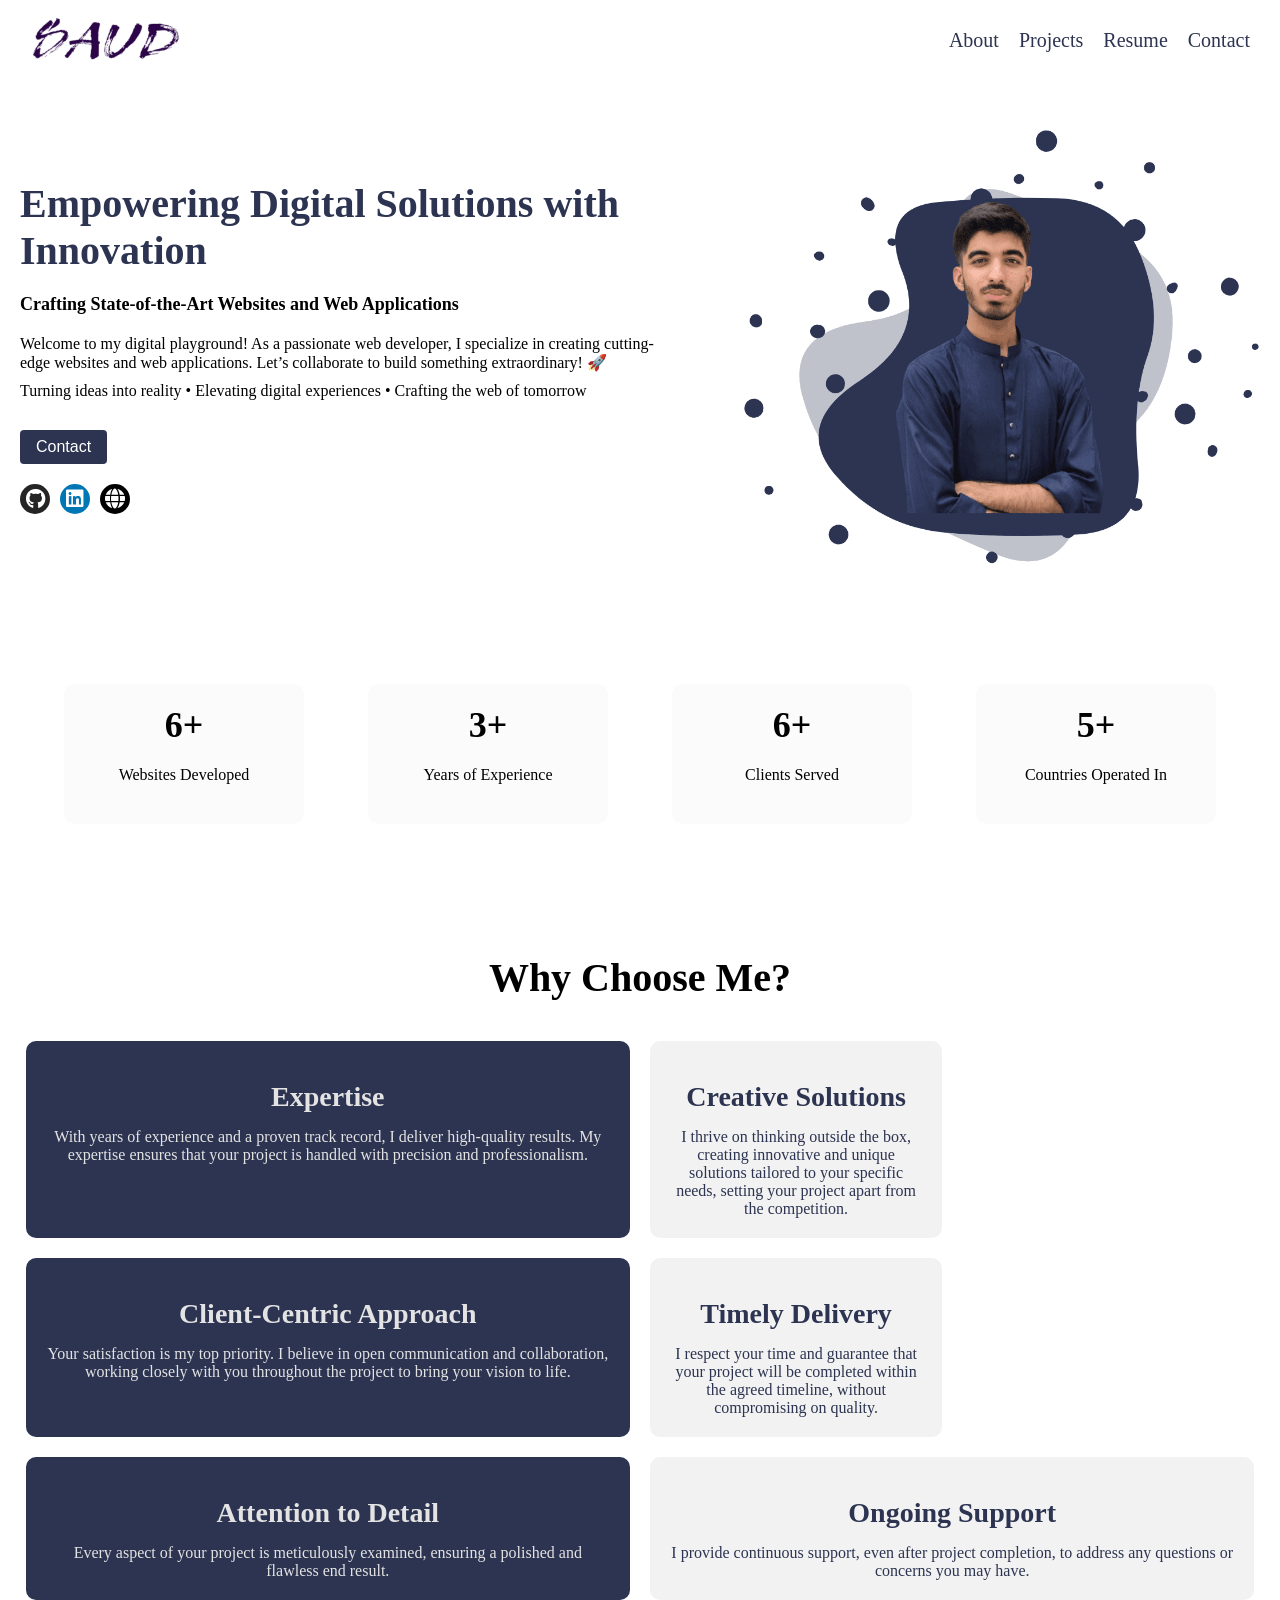
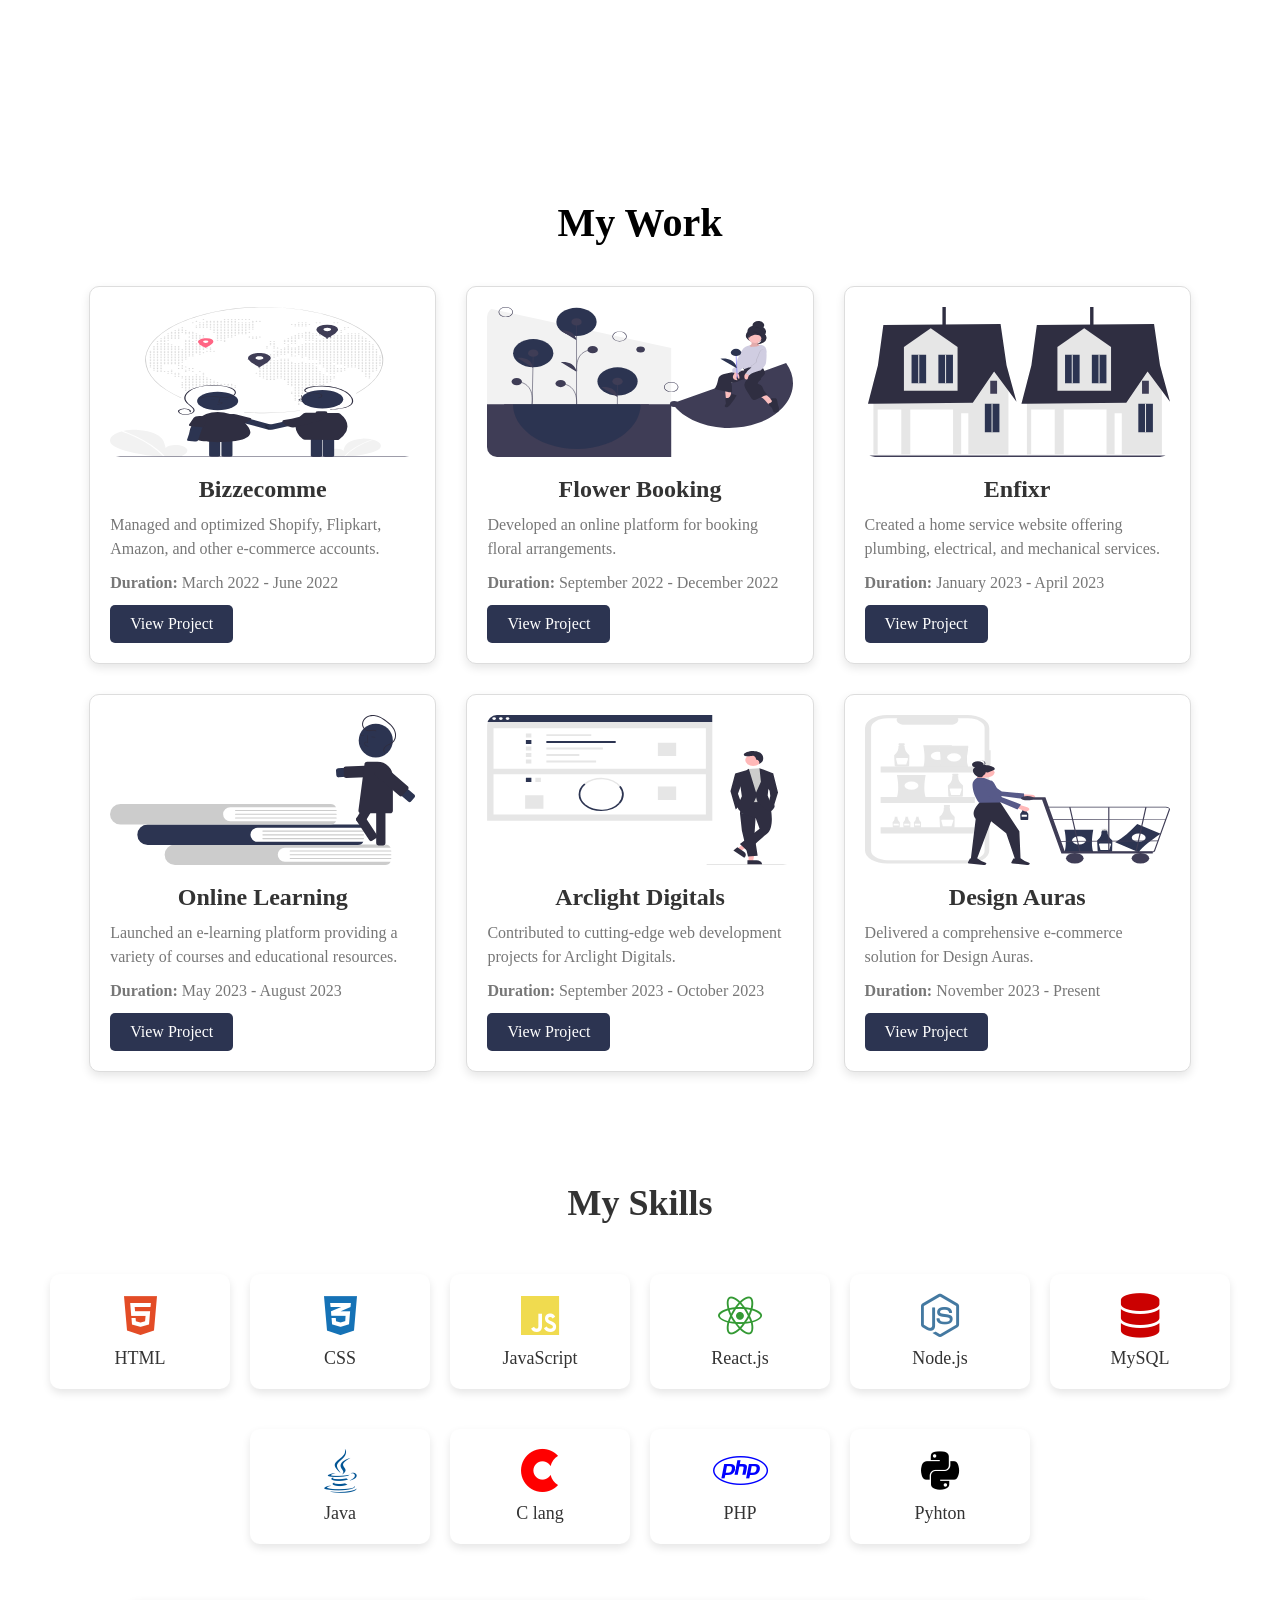
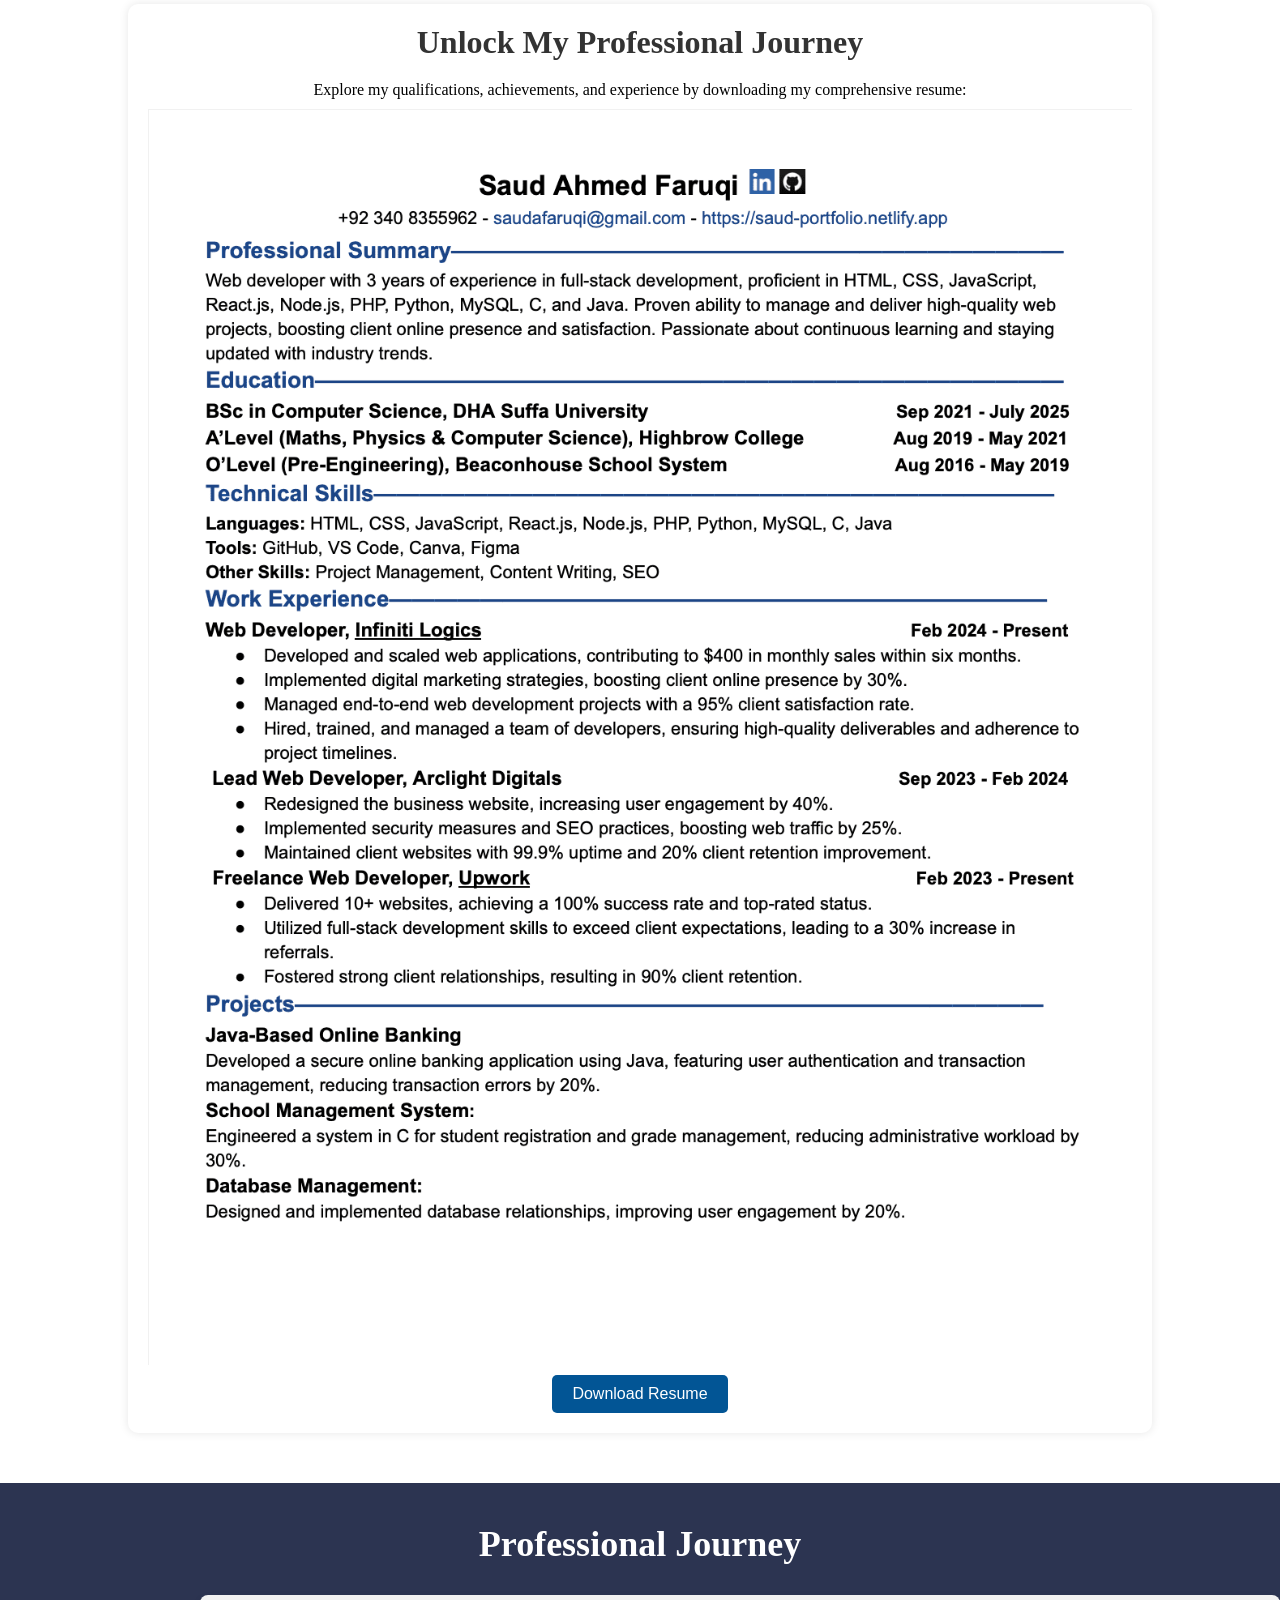
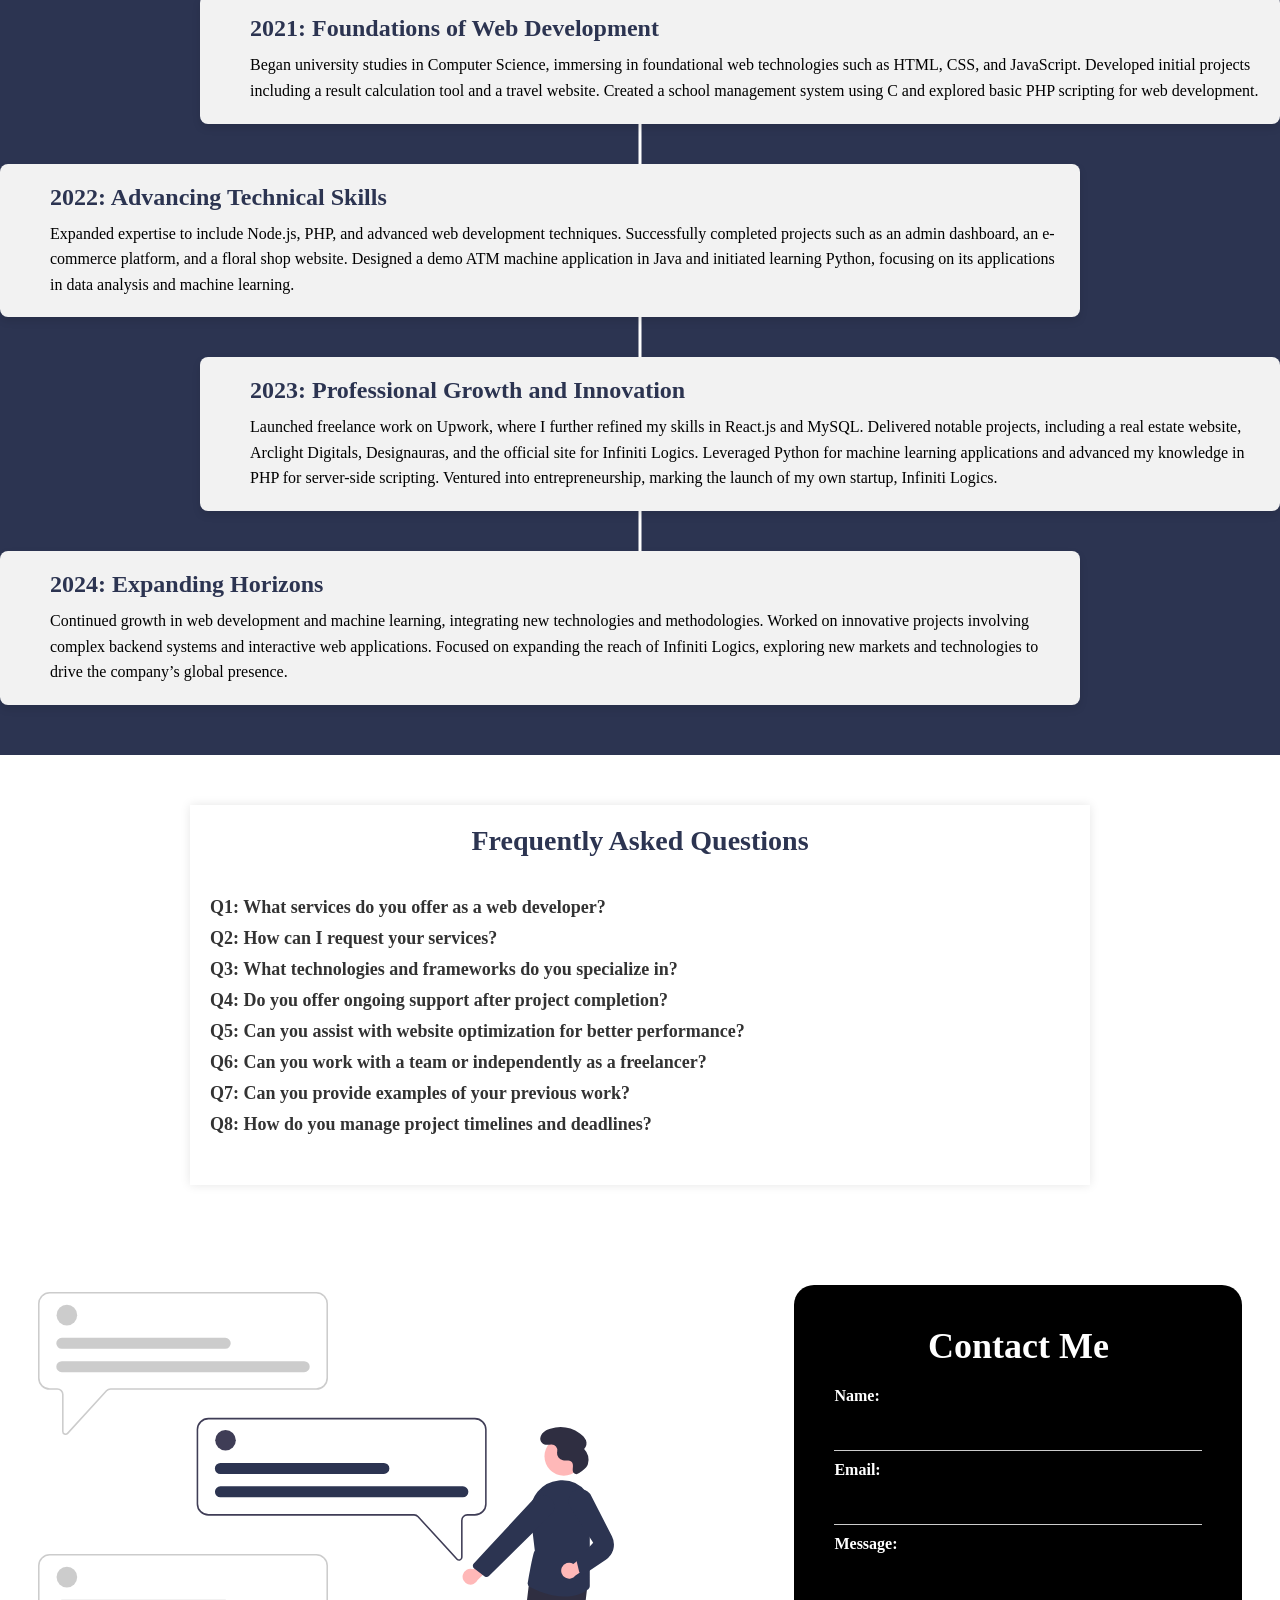
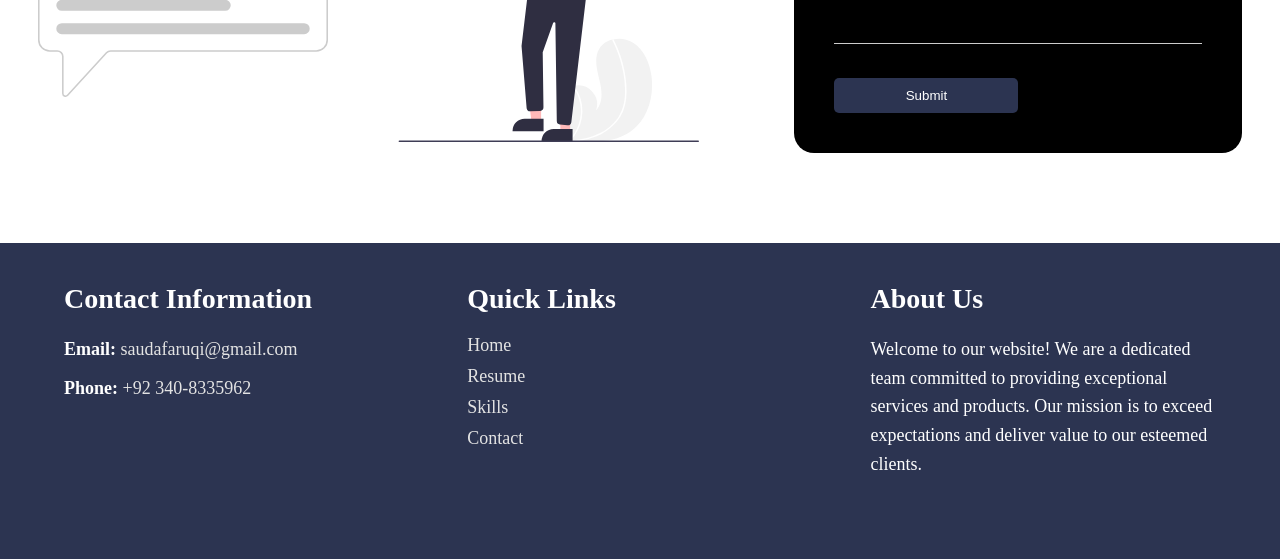
<file: index.html>
<!DOCTYPE html>
<html lang="en">
  <head>
    <meta charset="UTF-8" />
    <meta name="viewport" content="width=device-width, initial-scale=1.0" />
    <title>Home</title>
    <link rel="icon" type="image/png" href="logo.png" sizes="32x32" />

    <link rel="stylesheet" href="home.css" />

    <link
      rel="stylesheet"
      href="https://cdnjs.cloudflare.com/ajax/libs/font-awesome/6.0.0-beta3/css/all.min.css"
    />

    <meta
      name="description"
      content="WebCrafts: Where digital artistry meets precision coding. Explore a portfolio showcasing expertise in HTML, CSS, JavaScript, Node.js, MySQL, SEO, Canva, and UI/UX design. Let's collaborate to create outstanding digital experiences."
    />
  </head>
  <body>
    <header class="section0" id="section0">
      <div class="section1">
        <div class="logo">
          <a href="index.html"><img src="logo.png" alt="WebCrafts Logo" /></a>
        </div>

        <nav class="links">
          <ul>
            <li><a class="smooth-scroll" href="#section4">About</a></li>
            <li><a class="smooth-scroll" href="#section5">Projects</a></li>
            <li><a class="smooth-scroll" href="#resume">Resume</a></li>
            <li><a class="smooth-scroll" href="#section9">Contact</a></li>
          </ul>
        </nav>

        <div class="menu-icon" onclick="toggleMenu()">
          <i class="fa-sharp fa-solid fa-bars-staggered fa-flip-horizontal"></i>
        </div>
      </div>

      <div class="section2 section">
        <div class="text">
          <h1>Empowering Digital Solutions with Innovation</h1>
          <h4>Crafting State-of-the-Art Websites and Web Applications</h4>
          <p>
            Welcome to my digital playground! As a passionate web developer, I specialize in creating cutting-edge websites and web applications. Let’s collaborate to build something extraordinary! 🚀
          </p>
          <p>
            Turning ideas into reality • Elevating digital experiences • Crafting the web of tomorrow
          </p>

          <button id="contactButton">Contact</button>

          <div class="modal-container" id="modalContainer">
            <div class="modal">
              <span class="close-button" id="closeButton">&times;</span>
              <h3>Get in Touch</h3>
              <form id="contactForm" action="submit_email.php" method="POST">
                <input type="email" name="email" id="userEmailInput" placeholder="Your Email Address" required />
                <button type="submit" id="submitButton">Submit</button>
              </form>
            </div>
          </div>

          <ul class="social-links">
            <li>
              <a href="https://github.com/saudfaruqi" aria-label="GitHub Profile"
                ><i class="fab fa-github"></i
              ></a>
            </li>
            <li>
              <a href="https://www.linkedin.com/in/saudfaruqi/" aria-label="LinkedIn Profile"
                ><i class="fab fa-linkedin"></i
              ></a>
            </li>
            <li>
              <a href="https://www.infinitilogics.contact-form" aria-label="Infiniti Logics"
                ><i class="fa-solid fa-globe"></i></a>
            </li>
          </ul>
        </div>

        <div class="image">
          <img src="mypic.png" alt="Saud Faruqi" />
        </div>
      </div>
    </header>

    <section class="section3">
      <div class="stats-card">
        <h2><span id="websitesMade">15</span>+</h2>
        <p>Websites Developed</p>
      </div>
      <div class="stats-card">
        <h2><span id="yearsExperience">3</span>+</h2>
        <p>Years of Experience</p>
      </div>
      <div class="stats-card">
        <h2><span id="clientsWorkedWith">10</span>+</h2>
        <p>Clients Served</p>
      </div>
      <div class="stats-card">
        <h2><span id="countriesWorkingIn">5</span>+</h2>
        <p>Countries Operated In</p>
      </div>
    </section>

    <section class="section4" id="section4">
      <h2>Why Choose Me?</h2>
      <div class="content">
        <article class="text text-large one">
          <h2>Expertise</h2>
          <p>
            With years of experience and a proven track record, I deliver high-quality results. My expertise ensures that your project is handled with precision and professionalism.
          </p>
        </article>
        <article class="text text-small two">
          <h2>Creative Solutions</h2>
          <p>
            I thrive on thinking outside the box, creating innovative and unique solutions tailored to your specific needs, setting your project apart from the competition.
          </p>
        </article>
        <article class="text text-large three">
          <h2>Client-Centric Approach</h2>
          <p>
            Your satisfaction is my top priority. I believe in open communication and collaboration, working closely with you throughout the project to bring your vision to life.
          </p>
        </article>
        <article class="text text-small four">
          <h2>Timely Delivery</h2>
          <p>
            I respect your time and guarantee that your project will be completed within the agreed timeline, without compromising on quality.
          </p>
        </article>
        <article class="text text-large five">
          <h2>Attention to Detail</h2>
          <p>
            Every aspect of your project is meticulously examined, ensuring a polished and flawless end result.
          </p>
        </article>
        <article class="text text-medium six">
          <h2>Ongoing Support</h2>
          <p>
            I provide continuous support, even after project completion, to address any questions or concerns you may have.
          </p>
        </article>
      </div>
    </section>

    <section class="section5" id="section5">
      <h2>My Work</h2>
      <div class="projects">
        <article class="project">
          <img src="travel.svg" alt="Bizzecomme Project" />
          <h2>Bizzecomme</h2>
          <p>
            Managed and optimized Shopify, Flipkart, Amazon, and other e-commerce accounts.
          </p>
          <p><strong>Duration:</strong> March 2022 - June 2022</p>
          <a href="https://bizzecomme.netlify.app/" target="_blank">View Project</a>
        </article>

        <article class="project">
          <img src="flower.svg" alt="Flower Booking Project" />
          <h2>Flower Booking</h2>
          <p>
            Developed an online platform for booking floral arrangements.
          </p>
          <p><strong>Duration:</strong> September 2022 - December 2022</p>
          <a href="https://saud-flower.netlify.app/" target="_blank">View Project</a>
        </article>

        <article class="project">
          <img src="estate.svg" alt="Enfixr Project" />
          <h2>Enfixr</h2>
          <p>
            Created a home service website offering plumbing, electrical, and mechanical services.
          </p>
          <p><strong>Duration:</strong> January 2023 - April 2023</p>
          <a href="https://enfixr.netlify.app/" target="_blank">View Project</a>
        </article>

        <article class="project">
          <img src="learn.svg" alt="Online Learning Project" />
          <h2>Online Learning</h2>
          <p>
            Launched an e-learning platform providing a variety of courses and educational resources.
          </p>
          <p><strong>Duration:</strong> May 2023 - August 2023</p>
          <a href="https://saud-learn.netlify.app/" target="_blank">View Project</a>
        </article>

        <article class="project">
          <img src="admin.svg" alt="Arclight Digitals Project" />
          <h2>Arclight Digitals</h2>
          <p>
            Contributed to cutting-edge web development projects for Arclight Digitals.
          </p>
          <p><strong>Duration:</strong> September 2023 - October 2023</p>
          <a href="https://arclightdigitals.netlify.app/" target="_blank">View Project</a>
        </article>

        <article class="project">
          <img src="shopping.svg" alt="Design Auras Project" />
          <h2>Design Auras</h2>
          <p>
            Delivered a comprehensive e-commerce solution for Design Auras.
          </p>
          <p><strong>Duration:</strong> November 2023 - Present</p>
          <a href="https://designauras.netlify.app/" target="_blank">View Project</a>
        </article>
      </div>
    </section>

    <div class="section6 section" id="section6">
      <h2>My Skills</h2>
      <div class="skills-container">
        <div class="skill">
          <i class="fab fa-html5"></i>
          <span>HTML</span>
        </div>
        <div class="skill">
          <i class="fab fa-css3-alt"></i>
          <span>CSS</span>
        </div>
        <div class="skill">
          <i class="fab fa-js"></i>
          <span>JavaScript</span>
        </div>
        <div class="skill">
          <i class="fab fa-react"></i>
          <span>React.js</span>
        </div>
        <div class="skill">
          <i class="fab fa-node-js"></i>
          <span>Node.js</span>
        </div>
        <div class="skill">
          <i class="fas fa-database"></i>
          <span>MySQL</span>
        </div>
        <div class="skill">
          <i class="fab fa-java"></i>
          <span>Java</span>
        </div>
        <div class="skill">
          <i class="fab fa-cuttlefish"></i>
          <span>C lang</span>
        </div>
        <div class="skill">
          <i class="fa-brands fa-php"></i>
          <span>PHP</span>
        </div>
        <div class="skill">
          <i class="fa-brands fa-python"></i>
          <span>Pyhton</span>
        </div>
      </div>
    </div>

    <div class="resume-container section" id="resume">
      <h1>Unlock My Professional Journey</h1>
      <p>
        Explore my qualifications, achievements, and experience by downloading
        my comprehensive resume:
      </p>
      <div class="image">
        <img src="Resume.png" alt="Page 1 of my CV" />
      </div>
      <a href="Resume.pdf" download>
        <button class="download-button">Download Resume</button>
      </a>
    </div>

    <div class="section7 section">
      <h2>Professional Journey</h2>
      <div class="vertical-line"></div>
      <div class="timeline-item left">
        <div class="timeline-content">
          <h3>2021: Foundations of Web Development</h3>
          <p>
            Began university studies in Computer Science, immersing in foundational web technologies such as HTML, CSS, and JavaScript. Developed initial projects including a result calculation tool and a travel website. Created a school management system using C and explored basic PHP scripting for web development.
          </p>
        </div>
      </div>
      <div class="timeline-item right">
        <div class="timeline-content">
          <h3>2022: Advancing Technical Skills</h3>
          <p>
            Expanded expertise to include Node.js, PHP, and advanced web development techniques. Successfully completed projects such as an admin dashboard, an e-commerce platform, and a floral shop website. Designed a demo ATM machine application in Java and initiated learning Python, focusing on its applications in data analysis and machine learning.
          </p>
        </div>
      </div>
      <div class="timeline-item left">
        <div class="timeline-content">
          <h3>2023: Professional Growth and Innovation</h3>
          <p>
            Launched freelance work on Upwork, where I further refined my skills in React.js and MySQL. Delivered notable projects, including a real estate website, Arclight Digitals, Designauras, and the official site for Infiniti Logics. Leveraged Python for machine learning applications and advanced my knowledge in PHP for server-side scripting. Ventured into entrepreneurship, marking the launch of my own startup, Infiniti Logics.
          </p>
        </div>
      </div>
      <div class="timeline-item right">
        <div class="timeline-content">
          <h3>2024: Expanding Horizons</h3>
          <p>
            Continued growth in web development and machine learning, integrating new technologies and methodologies. Worked on innovative projects involving complex backend systems and interactive web applications. Focused on expanding the reach of Infiniti Logics, exploring new markets and technologies to drive the company’s global presence.
          </p>
        </div>
      </div>
    </div>
    <div class="section8 section" id="section8">
  <h2>Frequently Asked Questions</h2>
  <div class="faq">
    <div class="question-container">
      <div class="question">
        <strong>Q1: What services do you offer as a web developer?</strong>
      </div>
      <div class="answer">
        <p>
          As a web developer, I offer a comprehensive range of services, including website design and development, web application creation, front-end and back-end development, as well as ongoing website maintenance and support.
        </p>
      </div>
    </div>
    <div class="question-container">
      <div class="question">
        <strong>Q2: How can I request your services?</strong>
      </div>
      <div class="answer">
        <p>
          To request my services, please contact me via the contact form on my website or by emailing me directly. We will discuss your project requirements, and I will provide you with a detailed quote and project timeline.
        </p>
      </div>
    </div>
    <div class="question-container">
      <div class="question">
        <strong>Q3: What technologies and frameworks do you specialize in?</strong>
      </div>
      <div class="answer">
        <p>
          I specialize in a variety of technologies and frameworks including HTML, CSS, JavaScript, React.js, Node.js, MySQL, Java, and C. I am committed to staying current with the latest industry trends and tools to deliver optimal solutions for my clients.
        </p>
      </div>
    </div>
    <div class="question-container">
      <div class="question">
        <strong>Q4: Do you offer ongoing support after project completion?</strong>
      </div>
      <div class="answer">
        <p>
          Yes, I provide ongoing support after project completion. This includes assistance with bug fixes, updates, and any additional support needed to ensure your website operates smoothly and effectively.
        </p>
      </div>
    </div>
    <div class="question-container">
      <div class="question">
        <strong>Q5: Can you assist with website optimization for better performance?</strong>
      </div>
      <div class="answer">
        <p>
          Certainly! I can optimize your website for improved performance by reducing file sizes, implementing caching strategies, optimizing images, and applying best practices to enhance loading times and overall user experience.
        </p>
      </div>
    </div>
    <div class="question-container">
      <div class="question">
        <strong>Q6: Can you work with a team or independently as a freelancer?</strong>
      </div>
      <div class="answer">
        <p>
          I have experience working both as part of a development team and as an independent freelancer. Whether collaborating with a team or handling a project solo, my focus is on delivering high-quality results that meet your requirements.
        </p>
      </div>
    </div>
    <div class="question-container">
      <div class="question">
        <strong>Q7: Can you provide examples of your previous work?</strong>
      </div>
      <div class="answer">
        <p>
          Yes, you can view examples of my previous work in the portfolio section of my website. I am also happy to provide specific case studies and client references upon request.
        </p>
      </div>
    </div>
    <div class="question-container">
      <div class="question">
        <strong>Q8: How do you manage project timelines and deadlines?</strong>
      </div>
      <div class="answer">
        <p>
          Adhering to deadlines is a key aspect of my work process. I develop detailed project timelines with clear milestones and maintain regular communication with clients to keep them updated on progress. If any issues arise, I will discuss them promptly and work to find the best solution to keep the project on track.
        </p>
      </div>
    </div>
  </div>
</div>

    <div class="section9 section" id="section9">
      <div class="contact-info">
        <img src="chat.svg" alt="Profile Picture" />
      </div>
      <div class="contact-form">
        <h2>Contact Me</h2>
        <form id="contactForm" action="submit_contact.php" method="POST" onsubmit="return validateForm();">
          <label for="name">Name:</label>
          <input type="text" id="name" name="name" required />
    
          <label for="email">Email:</label>
          <input type="email" id="email" name="email" required />
    
          <label for="message">Message:</label>
          <textarea id="message" name="message" rows="4" required></textarea>
    
          <button type="submit" class="submit-button" name="submit">
            Submit
          </button>
        </form>
        <div id="thankYouMessage" style="display: none;">
          Thank you for contacting me. I will get back to you within 24-48 hours.
        </div>
      </div>
    </div>
    

    <footer class="footer">
      <div class="footer-container">
        <div class="footer-section">
          <h3>Contact Information</h3>
          <p>
            <strong>Email:</strong> <a href="mailto:saudafaruqi@gmail.com">saudafaruqi@gmail.com</a>
          </p>
          <p>
            <strong>Phone:</strong> <a href="tel:03408355962">+92 340-8335962</a>
          </p>
        </div>
        <div class="footer-section">
          <h3>Quick Links</h3>
          <ul class="footer-links">
            <li><a class="smooth-scroll" href="#section0">Home</a></li>
            <li><a class="smooth-scroll" href="#resume">Resume</a></li>
            <li><a class="smooth-scroll" href="#section6">Skills</a></li>
            <li><a class="smooth-scroll" href="#section9">Contact</a></li>
          </ul>
        </div>
        <div class="footer-section">
          <h3>About Us</h3>
          <p>
            Welcome to our website! We are a dedicated team committed to providing exceptional services and products. Our mission is to exceed expectations and deliver value to our esteemed clients.
          </p>
        </div>
      </div>
    </footer>
    
    <script src="home.js"></script>
  </body>
</html>
</file>
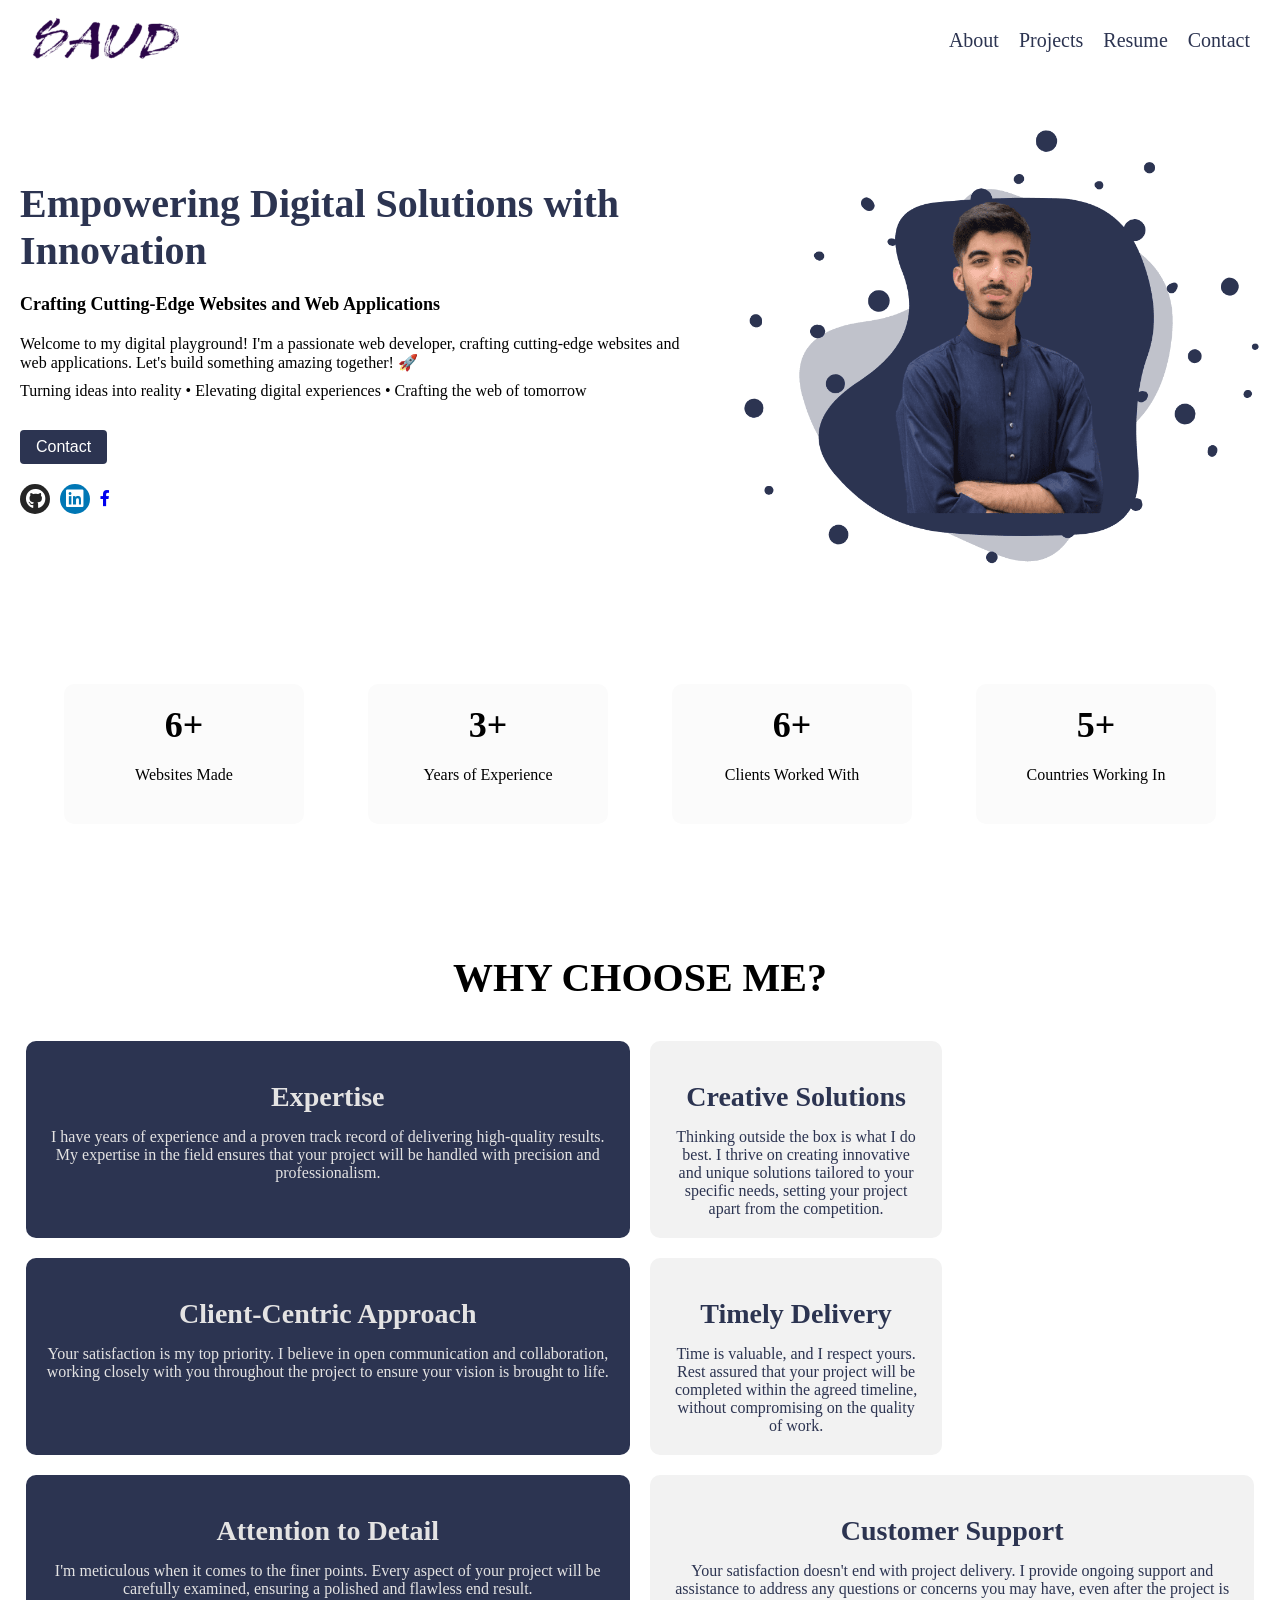
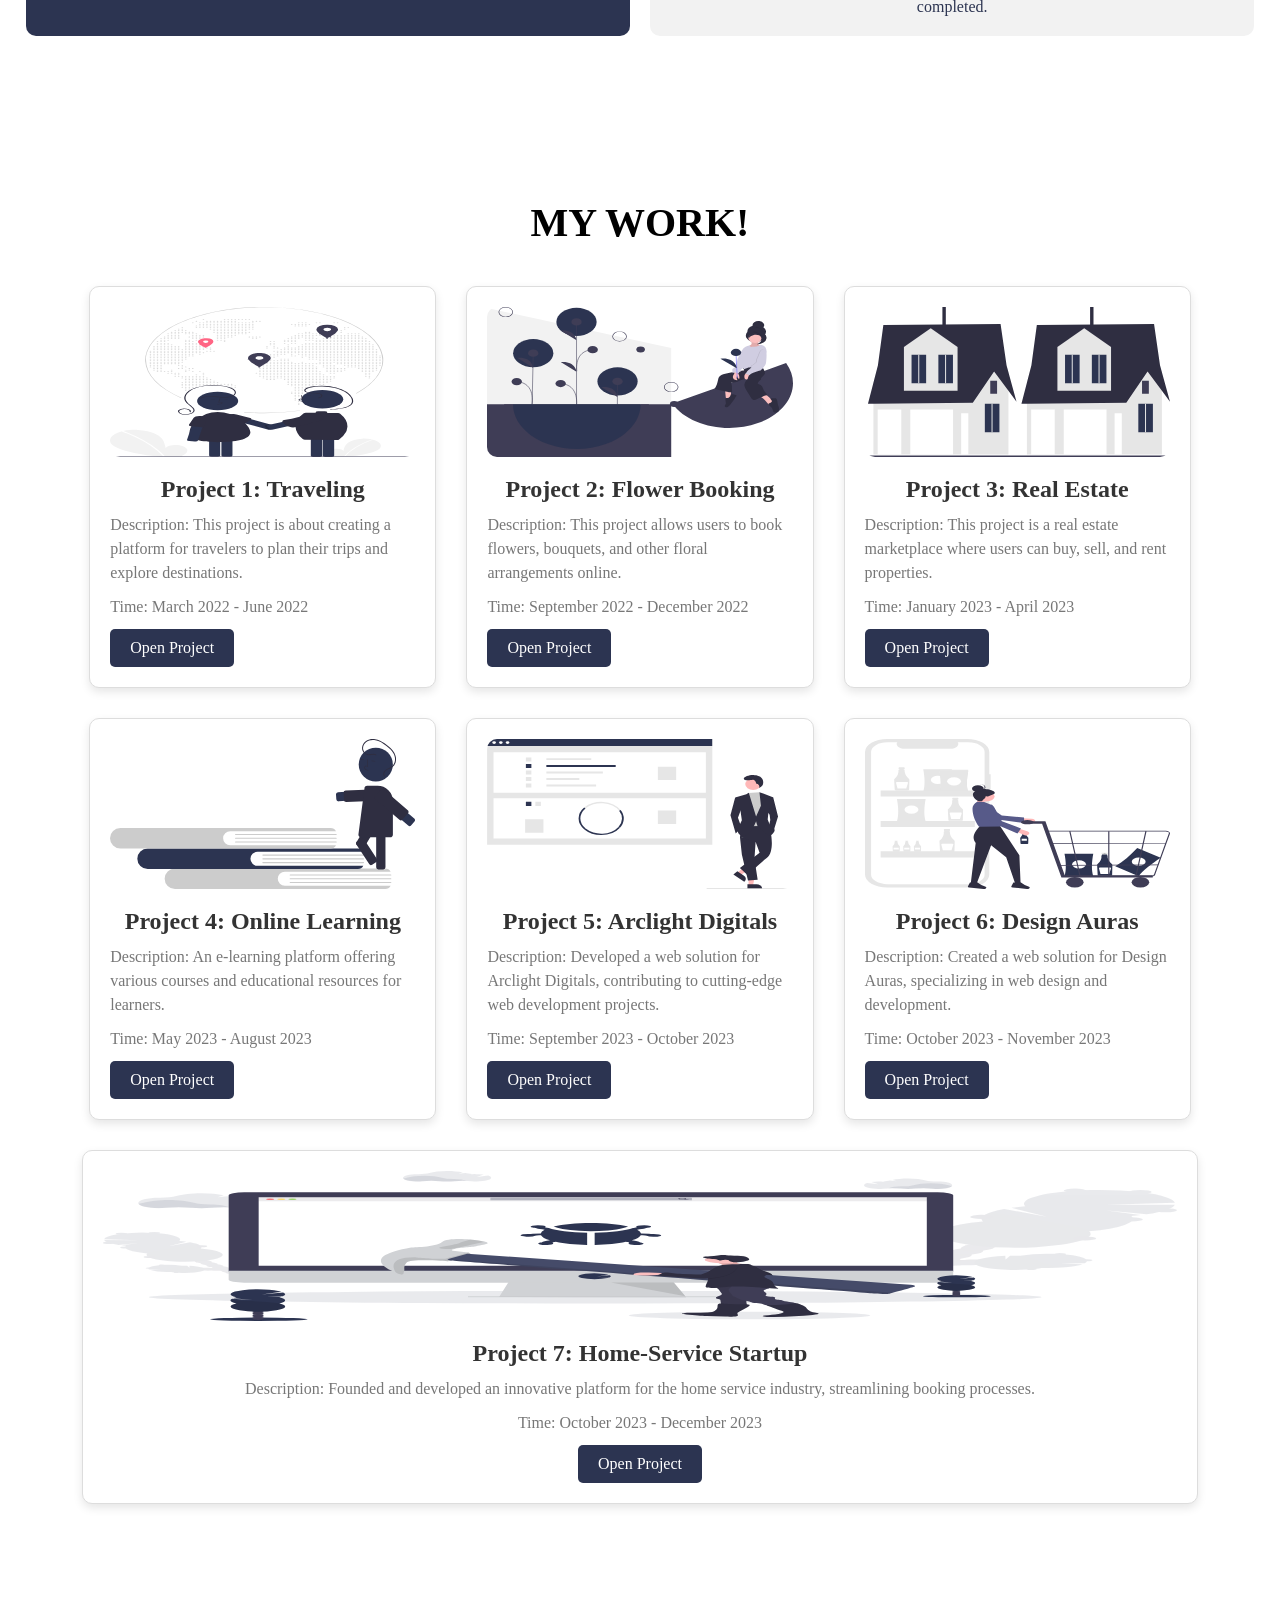
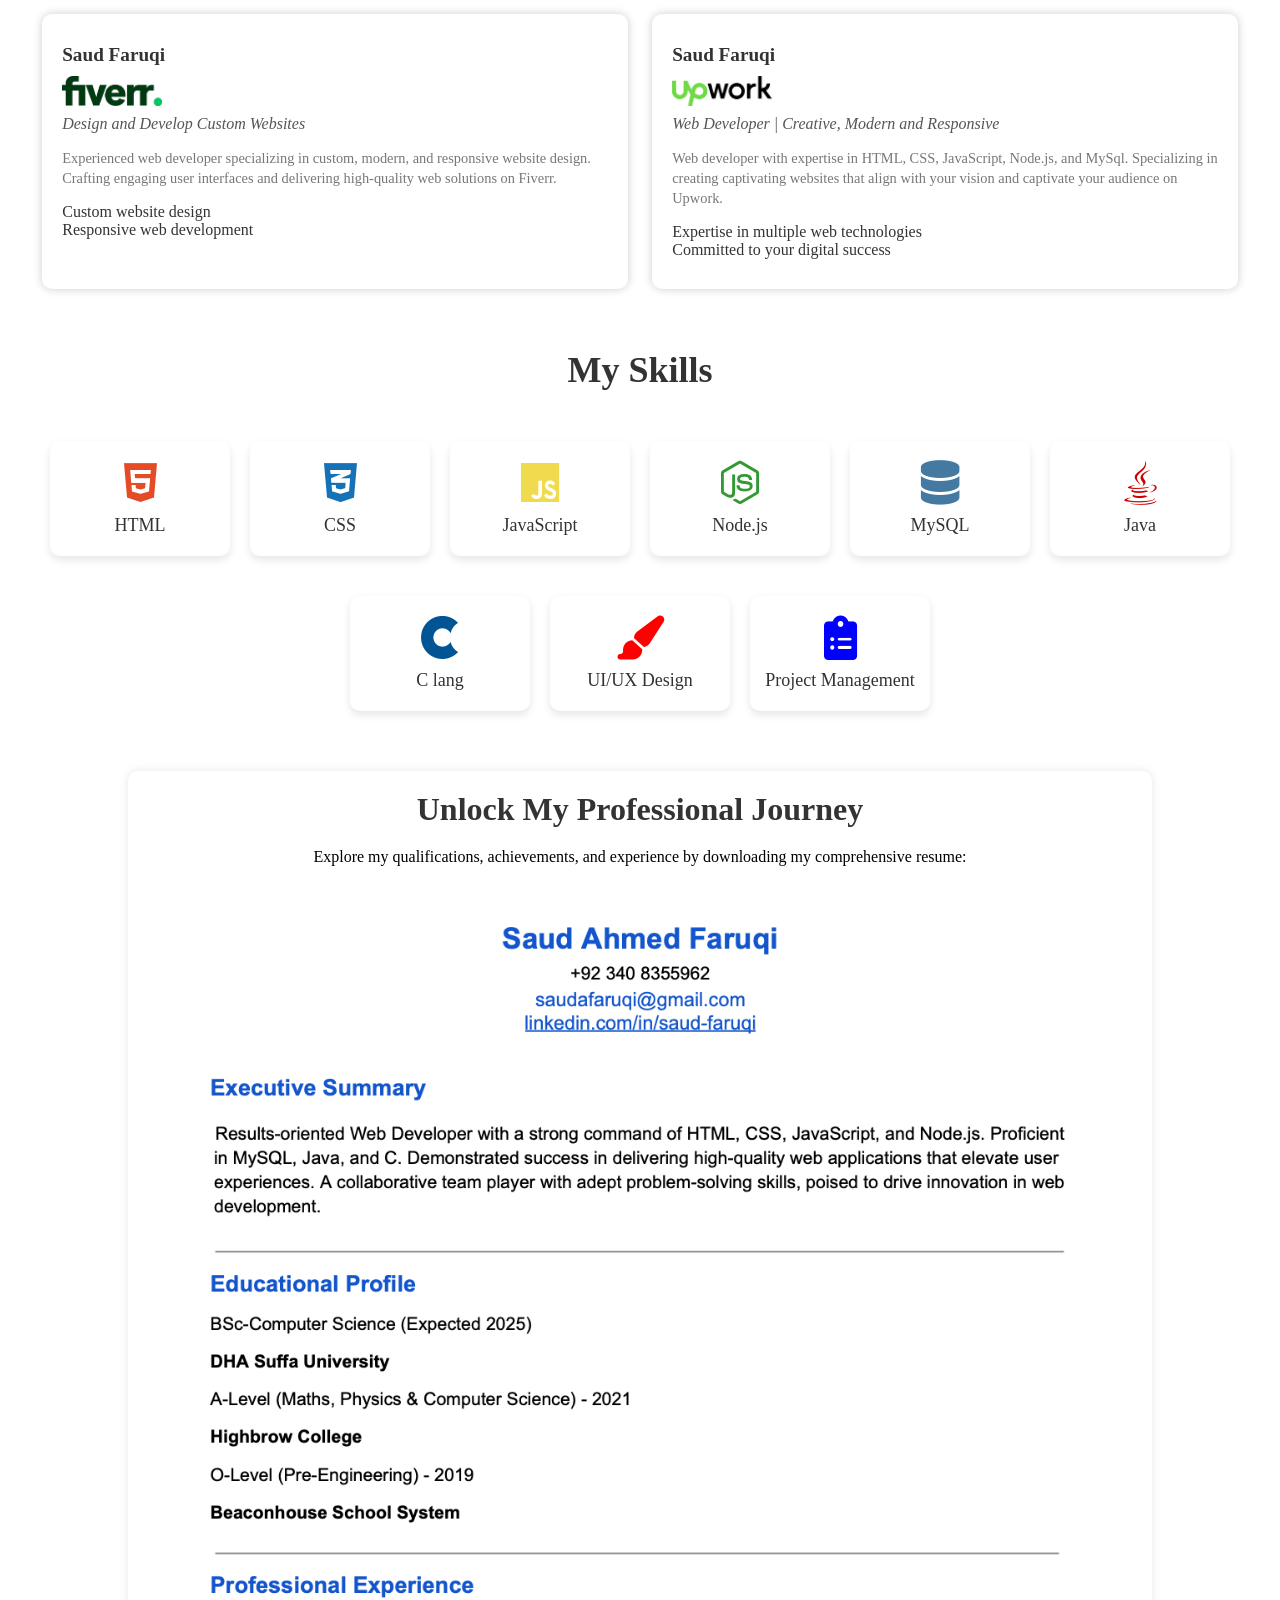
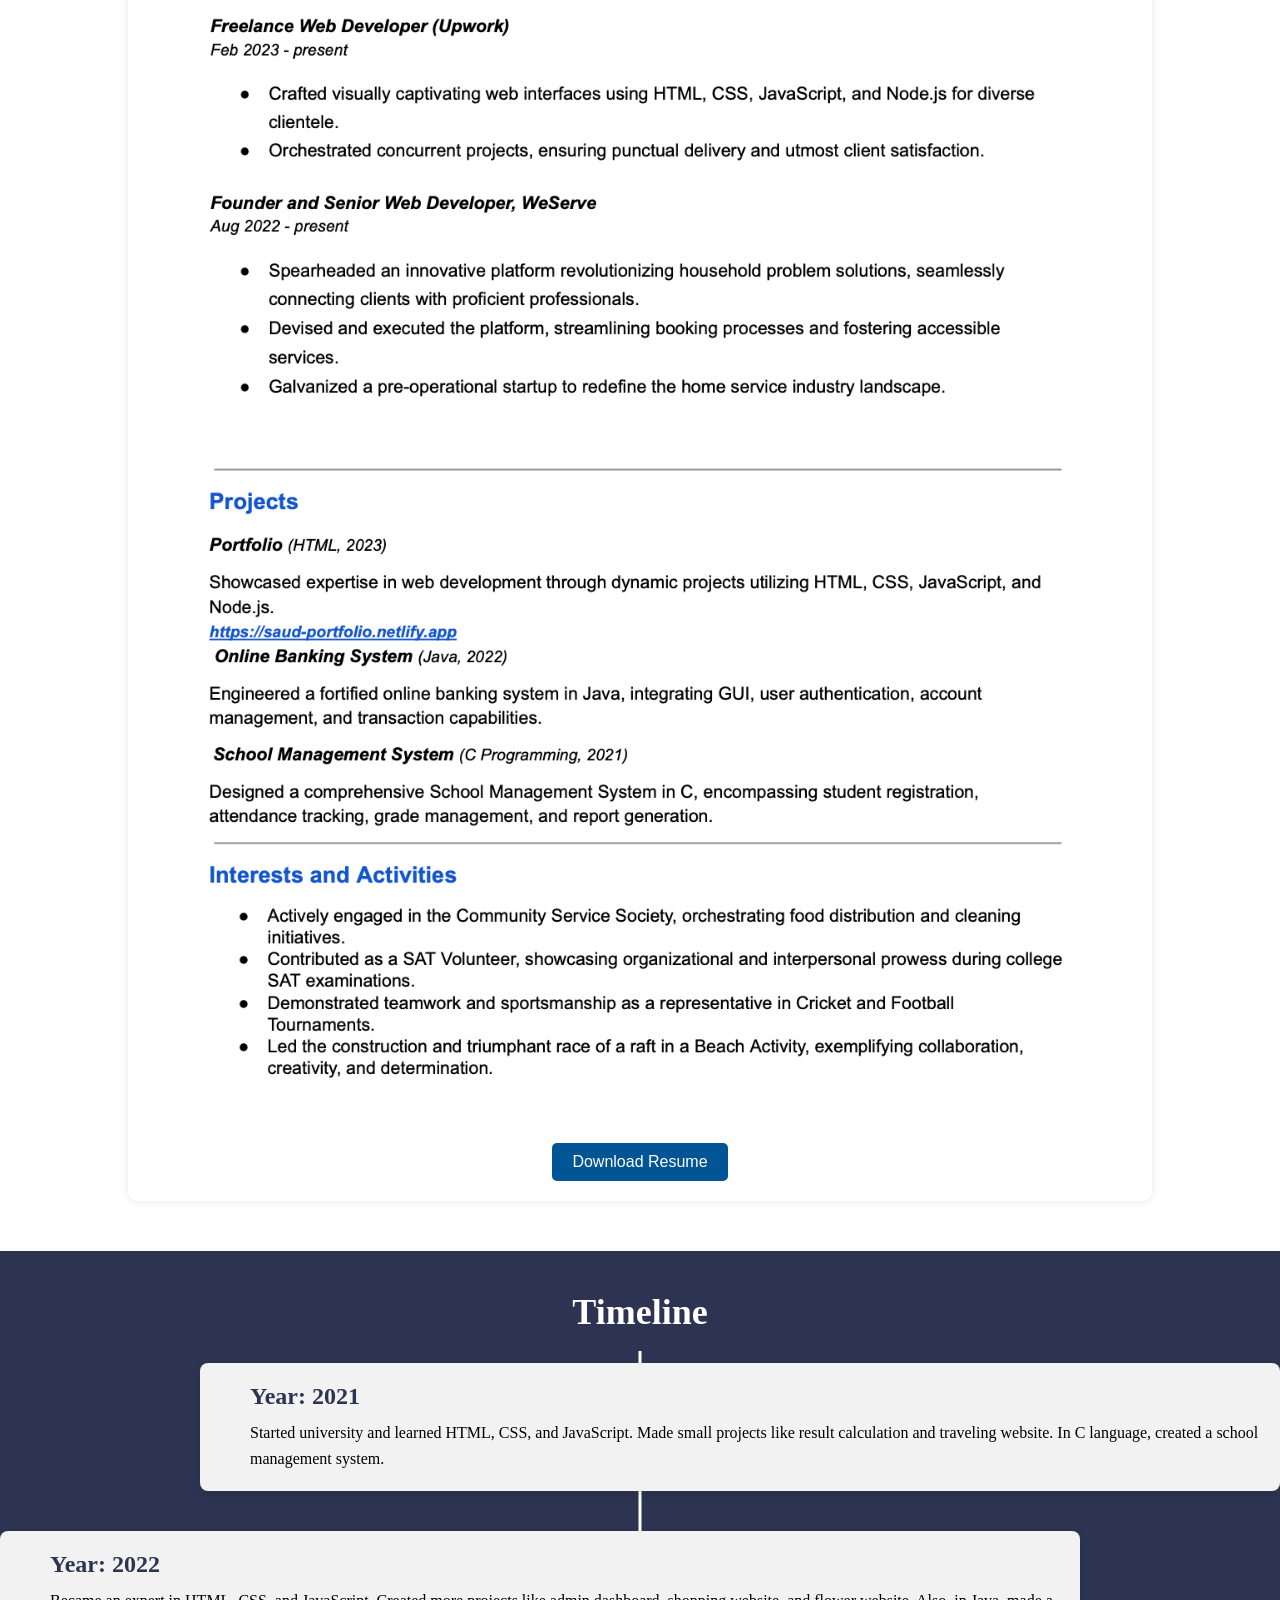
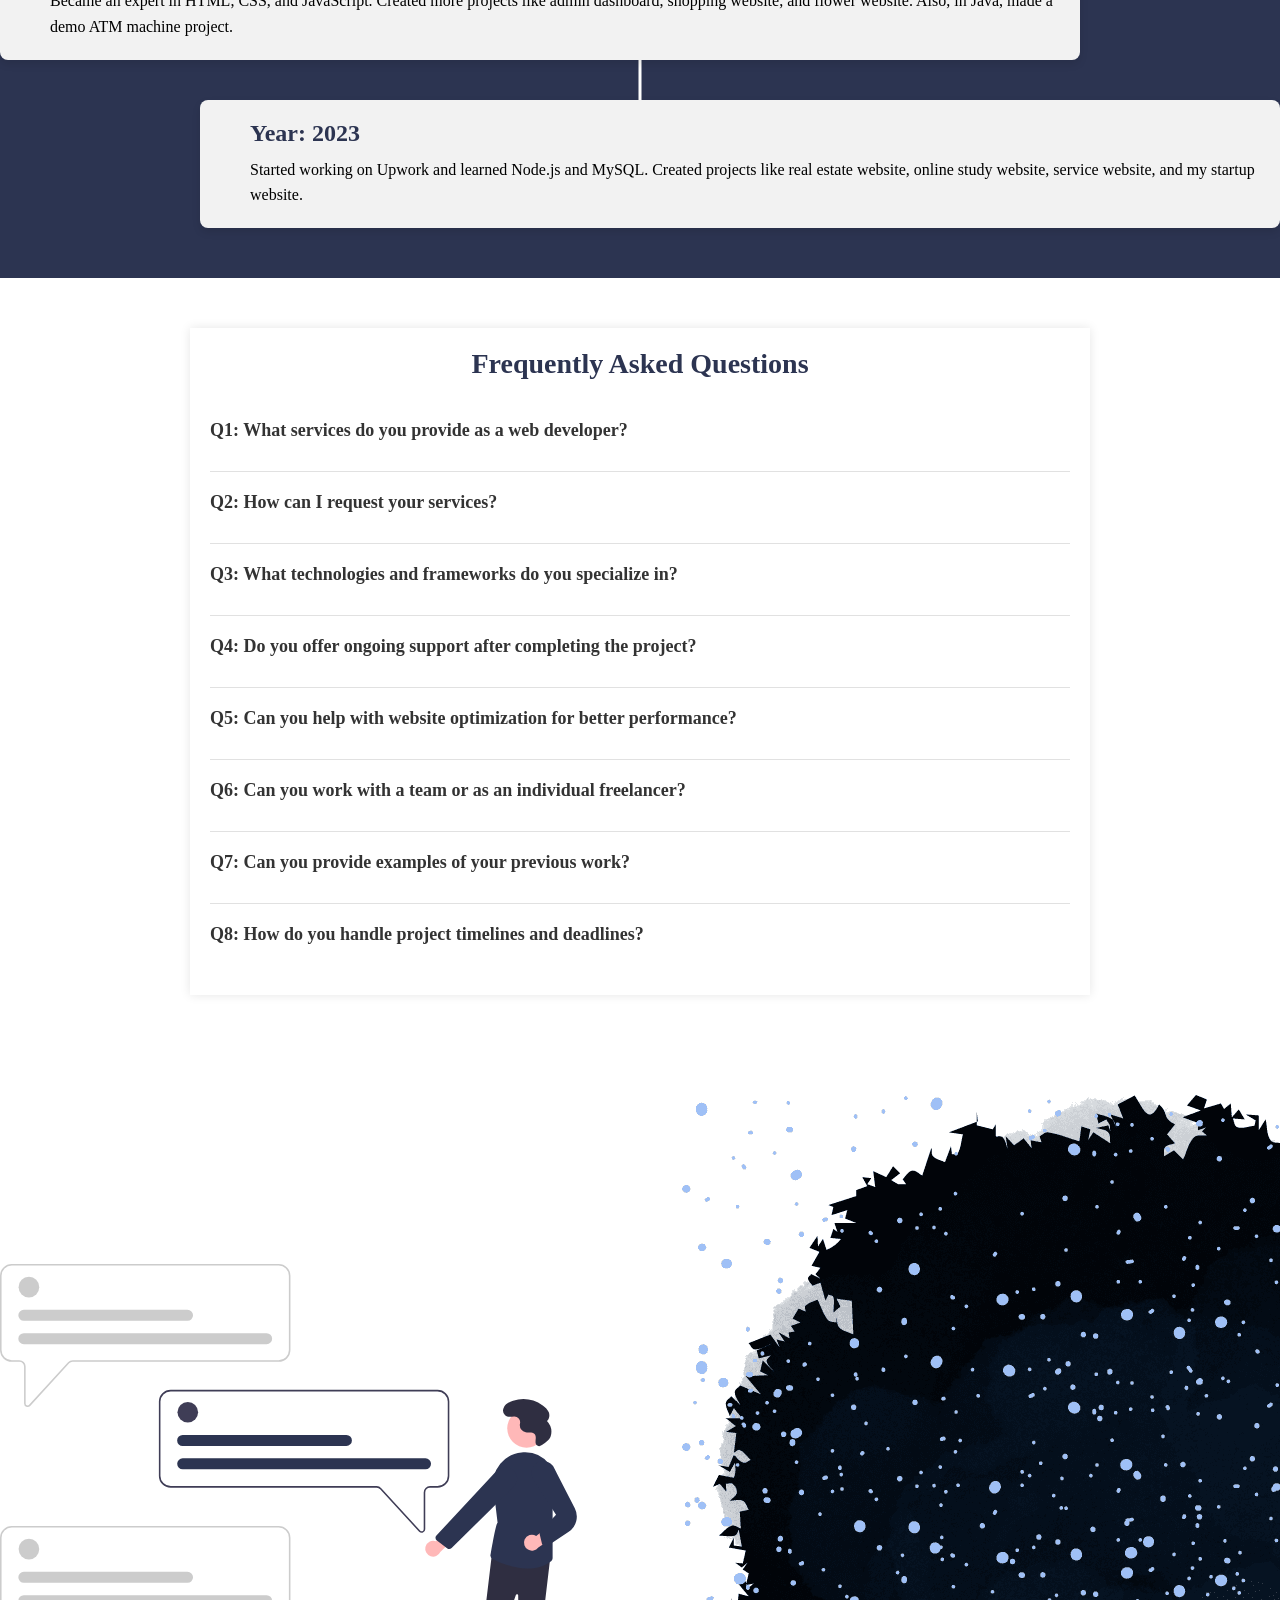
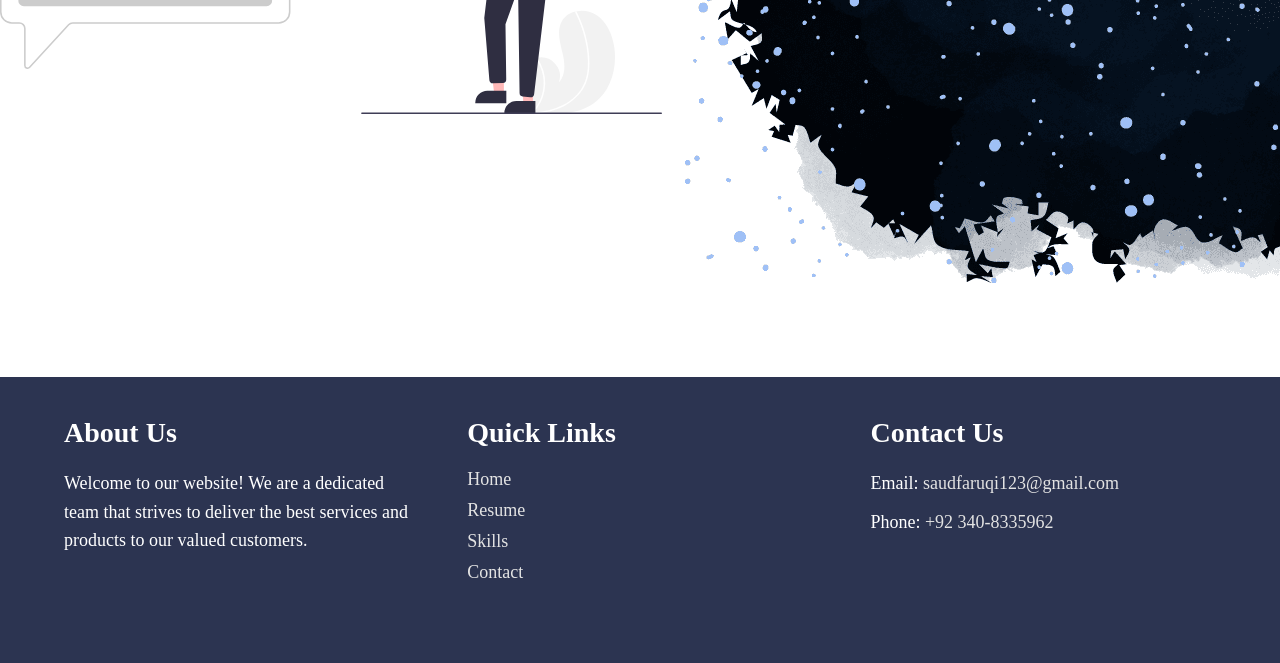
<file: home.html>
<!DOCTYPE html>
<html lang="en">
<head>
    <meta charset="UTF-8">
    <meta name="viewport" content="width=device-width, initial-scale=1.0">
    <title>Home</title>
    <link rel="icon" type="image/png" href="logo.png" sizes="32x32" />

    <link rel="stylesheet" href="home.css">

    <link rel="stylesheet" href="https://cdnjs.cloudflare.com/ajax/libs/font-awesome/6.0.0-beta3/css/all.min.css">

    <meta name="description" content="WebCrafts: Where digital art meets precision code. Explore my portfolio showcasing expertise in HTML, CSS, JavaScript, Node.js, MySQL, SEO, Canva, and UI/UX. Let's collaborate to create extraordinary web experiences.">

</head>
<body>

<div class="section0" id="section0">
    <div class="section1">
        <div class="logo">
            <a href="home.html"><img src="logo.png" alt="logo" class=""></a>
        </div>
    
        <div class="links">
            <ul>
                <li><a class="smooth-scroll" href="#section4">About</a></li>
                <li><a class="smooth-scroll" href="#section5">Projects</a></li>
                <li><a class="smooth-scroll" href="#resume">Resume</a></li>
                <li><a class="smooth-scroll" href="#section9">Contact</a></li>
            </ul>
        </div> 

        <div class="menu-icon" onclick="toggleMenu()">
            <i class="fa-sharp fa-solid fa-bars-staggered fa-flip-horizontal"></i>
        </div>
    </div>
    
    

    <div class="section2 section">
        <div class="text">
            <h1>
                Empowering Digital Solutions with Innovation
            </h1>
            <h4>
                Crafting Cutting-Edge Websites and Web Applications
            </h4>
            <p>
                Welcome to my digital playground! I'm a passionate web developer, crafting cutting-edge websites and web applications. Let's build something amazing together! 🚀
            </p>
            <p>
                Turning ideas into reality • Elevating digital experiences • Crafting the web of tomorrow
            </p>

            <button id="contactButton">Contact</button>

            <div class="modal-container" id="modalContainer">
                <div class="modal">
                    <span class="close-button" id="closeButton">&times;</span>
                    <h3>Please enter your email address:</h3>
                    <input type="text" id="userEmailInput" />
                    <button id="submitButton">Submit</button>
                </div>
            </div>

            <ul>
                <li><a href="https://github.com/saudfaruqi"><i class="fab fa-github"></i></a></li>
                <li><a href="https://www.linkedin.com/in/saudfaruqi/"><i class="fab fa-linkedin"></i></a></li>
                <li><a href="https://www.facebook.com/profile.php?id=100009199684500"><i class="fab fa-facebook-f"></i></a></li>
            </ul>

        </div>

        <div class="image">
            <img src="mypic.png" alt="image">
        </div>
    </div>
</div>


    <div class="section3 section">
          <div class="stats-card">
            <h2><span id="websitesMade">0</span>+</h2>
            <p>Websites Made</p>
          </div>
          <div class="stats-card">
            <h2><span id="yearsExperience">0</span>+</h2>
            <p>Years of Experience</p>
          </div>
          <div class="stats-card">
            <h2><span id="clientsWorkedWith">0</span>+</h2>
            <p>Clients Worked With</p>
          </div>
          <div class="stats-card">
            <h2><span id="countriesWorkingIn">0</span>+</h2>
            <p>Countries Working In</p>
          </div>
    </div>

    <div class="section4 section" id="section4">
        <h2>WHY CHOOSE ME?</h2>
        <div class="content">
        <div class="text text-large one">
          <h2>Expertise</h2>
          <p>I have years of experience and a proven track record of delivering high-quality results. My expertise in the field ensures that your project will be handled with precision and professionalism.</p>
        </div>
        <div class="text text-small two">
          <h2>Creative Solutions</h2>
          <p>Thinking outside the box is what I do best. I thrive on creating innovative and unique solutions tailored to your specific needs, setting your project apart from the competition.</p>
        </div>
        <div class="text text-medium three">
          <h2>Client-Centric Approach</h2>
          <p>Your satisfaction is my top priority. I believe in open communication and collaboration, working closely with you throughout the project to ensure your vision is brought to life.</p>
        </div>
        <div class="text text-small four">
          <h2>Timely Delivery</h2>
          <p>Time is valuable, and I respect yours. Rest assured that your project will be completed within the agreed timeline, without compromising on the quality of work.</p>
        </div>
        <div class="text text-large five">
          <h2>Attention to Detail</h2>
          <p>I'm meticulous when it comes to the finer points. Every aspect of your project will be carefully examined, ensuring a polished and flawless end result.</p>
        </div>
        <div class="text text-medium six">
          <h2>Customer Support</h2>
          <p>Your satisfaction doesn't end with project delivery. I provide ongoing support and assistance to address any questions or concerns you may have, even after the project is completed.</p>
        </div>
        </div>
    </div>
      


    <div class="section5" id="section5">
        <h2>MY WORK!</h2>
    <div class="projects">
        <section class="project section">
            <img src="travel.svg" alt="Project 1">
            <h2>Project 1: Traveling</h2>
            <p>Description: This project is about creating a platform for travelers to plan their trips and explore destinations.</p>
            <p>Time: March 2022 - June 2022</p>
            <a href="https://saud-travel.netlify.app/" target="_blank">Open Project</a>
        </section>
    
        <section class="project section">
            <img src="flower.svg" alt="Project 2">
            <h2>Project 2: Flower Booking</h2>
            <p>Description: This project allows users to book flowers, bouquets, and other floral arrangements online.</p>
            <p>Time: September 2022 - December 2022</p>
            <a href="https://saud-flower.netlify.app/" target="_blank">Open Project</a>
        </section>
    
        <section class="project section">
            <img src="estate.svg" alt="Project 3">
            <h2>Project 3: Real Estate</h2>
            <p>Description: This project is a real estate marketplace where users can buy, sell, and rent properties.</p>
            <p>Time: January 2023 - April 2023</p>
            <a href="https://saud-realestate.netlify.app/" target="_blank">Open Project</a>
        </section>
    
        <section class="project section">
            <img src="learn.svg" alt="Project 4">
            <h2>Project 4: Online Learning</h2>
            <p>Description: An e-learning platform offering various courses and educational resources for learners.</p>
            <p>Time: May 2023 - August 2023</p>
            <a href="https://saud-learn.netlify.app/" target="_blank">Open Project</a>
        </section>
    
        <section class="project section">
            <img src="admin.svg" alt="Project 5">
            <h2>Project 5: Arclight Digitals</h2>
            <p>Description: Developed a web solution for Arclight Digitals, contributing to cutting-edge web development projects.</p>
            <p>Time: September 2023 - October 2023</p>
            <a href="https://arclightdigitals.netlify.app/" target="_blank">Open Project</a>
        </section>

        <section class="project section">
            <img src="shopping.svg" alt="Project 6">
            <h2>Project 6: Design Auras</h2>
            <p>Description: Created a web solution for Design Auras, specializing in web design and development.</p>
            <p>Time: October 2023 - November 2023</p>
            <a href="https://designauras.netlify.app/" target="_blank">Open Project</a>
        </section>

        <section class="big_project section">
            <img src="hammer.svg" alt="Project 7">
            <h2>Project 7: Home-Service Startup</h2>
            <p>Description: Founded and developed an innovative platform for the home service industry, streamlining booking processes.</p>
            <p>Time: October 2023 - December 2023</p>
            <a href="https://weserve-ecommerce.netlify.app/" target="_blank">Open Project</a>
        </section>
    </div>
</div>


<div class="fivesix section">
    <div class="fiverr-seller-widget">
        <a href="https://www.fiverr.com/saudfaruqi" target="_blank" class="seller-link">
            <aside class="fiverr-seller-content">
                <header class="seller-name">Saud Faruqi</header>
                <section class="organization">
                    <span class="organization-name"><img src="fiverr-background.png" alt=""></span>
                </section>
                <footer class="job-title">Design and Develop Custom Websites</footer>
                <p class="description">
                    Experienced web developer specializing in custom, modern, and responsive website design. Crafting engaging user interfaces and delivering high-quality web solutions on Fiverr.
                </p>
                <ul class="fiverr-points">
                    <li>Custom website design</li>
                    <li>Responsive web development</li>
                </ul>
            </aside>
        </a>
    </div>

    <div class="upwork-seller-widget">
        <a href="https://www.upwork.com/freelancers/~01842dd3e8231a0047" target="_blank" class="seller-link">
            <section class="upwork-seller-content">
                <header class="seller-name">Saud Faruqi</header>
                <section class="organization">
                    <span class="organization-name"><img src="upwork-background.png" alt=""></span>
                </section>
                <footer class="job-title">Web Developer | Creative, Modern and Responsive</footer>
                <p class="description">
                    Web developer with expertise in HTML, CSS, JavaScript, Node.js, and MySql. Specializing in creating captivating websites that align with your vision and captivate your audience on Upwork.
                </p>
                <ul class="upwork-points">
                    <li>Expertise in multiple web technologies</li>
                    <li>Committed to your digital success</li>
                </ul>
            </section>
        </a>
    </div>
</div>



<div class="section6 section" id="section6">
    <h2>My Skills</h2>
    <div class="skills-container">
        <div class="skill">
            <i class="fab fa-html5"></i>
            <span>HTML</span>
        </div>
        <div class="skill">
            <i class="fab fa-css3-alt"></i>
            <span>CSS</span>
        </div>
        <div class="skill">
            <i class="fab fa-js"></i>
            <span>JavaScript</span>
        </div>
        <div class="skill">
            <i class="fab fa-node-js"></i>
            <span>Node.js</span>
        </div>
        <div class="skill">
            <i class="fas fa-database"></i>
            <span>MySQL</span>
        </div>
        <div class="skill">
            <i class="fab fa-java"></i>
            <span>Java</span>
        </div>
        <div class="skill">
            <i class="fab fa-cuttlefish"></i>
            <span>C lang</span>
        </div>
        <div class="skill">
            <i class="fas fa-paint-brush"></i>
            <span>UI/UX Design</span>
        </div>
        <div class="skill">
            <i class="fas fa-clipboard-list"></i>
            <span>Project Management</span>
        </div>
    </div>
</div>


<div class="resume-container section" id="resume">
    <h1>Unlock My Professional Journey</h1>
    <p>Explore my qualifications, achievements, and experience by downloading my comprehensive resume:</p>
    <div class="image">
        <img src="Resume1.jpg" alt="Page 1 of my CV">
        <img src="Resume2.jpg" alt="Page 2 of my CV">
    </div>
    <a href="Resume.pdf" download>
        <button class="download-button">Download Resume</button>
    </a>
</div>
    


<div class="section7 section">
    <h2>Timeline</h2>
    <div class="vertical-line"></div>
    <div class="timeline-item left">
        <div class="timeline-content">
            <h3>Year: 2021</h3>
            <p>
                Started university and learned HTML, CSS, and JavaScript. Made small projects like result calculation and traveling website. In C language, created a school management system.
            </p>
        </div>
    </div>
    <div class="timeline-item right">
        <div class="timeline-content">
            <h3>Year: 2022</h3>
            <p>
                Became an expert in HTML, CSS, and JavaScript. Created more projects like admin dashboard, shopping website, and flower website. Also, in Java, made a demo ATM machine project.
            </p>
        </div>
    </div>
    <div class="timeline-item left">
        <div class="timeline-content">
            <h3>Year: 2023</h3>
            <p>
                Started working on Upwork and learned Node.js and MySQL. Created projects like real estate website, online study website, service website, and my startup website.
            </p>
        </div>
    </div>
</div>


<div class="section8 section" id="section8">
    <h2>Frequently Asked Questions</h2>
    <div class="faq">
        <div class="question-container">
            <div class="question">Q1: What services do you provide as a web developer?</div>
            <div class="answer">A1: As a web developer, I provide services such as creating and designing websites, web application development, front-end and back-end development, website maintenance, and more.</div>
        </div>
    </div>
    <div class="faq">
        <div class="question-container">
            <div class="question">Q2: How can I request your services?</div>
            <div class="answer">A2: You can request my services by contacting me through my website's contact form or by sending an email to my provided email address. We will discuss your requirements, and I will provide you with a quote and timeline for the project.</div>
        </div>
    </div>
    <div class="faq">
        <div class="question-container">
            <div class="question">Q3: What technologies and frameworks do you specialize in?</div>
            <div class="answer">A3: I specialize in HTML, CSS, JavaScript, Node.js, MySQL, Java, and C language. I stay up-to-date with the latest trends and tools to provide the best solutions for my clients.</div>
        </div>
    </div>
    <div class="faq">
        <div class="question-container">
            <div class="question">Q4: Do you offer ongoing support after completing the project?</div>
            <div class="answer">A4: Yes, I offer ongoing support after completing the project. I am available for bug fixes, updates, and any further assistance you may need to ensure that your website runs smoothly and effectively.</div>
        </div>
    </div>
    <div class="faq">
        <div class="question-container">
            <div class="question">Q5: Can you help with website optimization for better performance?</div>
            <div class="answer">A5: Absolutely! I can help optimize your website for better performance by minimizing file sizes, leveraging caching techniques, optimizing images, and employing best practices to improve loading times and overall user experience.</div>
        </div>
    </div>
    <div class="faq">
        <div class="question-container">
            <div class="question">Q6: Can you work with a team or as an individual freelancer?</div>
            <div class="answer">A6: Yes, I have experience working both as part of a development team and as an individual freelancer. I am comfortable collaborating with other team members or taking full responsibility for a project. In either case, my goal is to deliver high-quality results that meet your needs.</div>
        </div>
    </div>
    <div class="faq">
        <div class="question-container">
            <div class="question">Q7: Can you provide examples of your previous work?</div>
            <div class="answer">A7: Certainly! I have a portfolio section on my website where you can find examples of my previous projects. Additionally, I can provide you with specific case studies and client references upon request.</div>
        </div>
    </div>
    <div class="faq">
        <div class="question-container">
            <div class="question">Q8: How do you handle project timelines and deadlines?</div>
            <div class="answer">A8: Meeting deadlines is crucial in my work process. I create detailed project timelines with milestones and ensure regular communication with clients to keep them informed about the progress. If any delays occur, I'll discuss them with you and find the best solution to stay on track.</div>
        </div>
    </div>
</div>


<div class="section9 section" id="section9">
    <div class="contact-info">
        <img src="chat.svg" alt="Profile Picture">
    </div>
    <div class="contact_img">
        <img src="contact.png" alt="">
    </div>
    <div class="contact-form">
        <h2>Contact Me</h2>
        <form id="contactForm" method="POST" netlify>
            <label for="name">Name:</label>
            <input type="text" id="name" name="name" required>

            <label for="email">Email:</label>
            <input type="email" id="email" name="email" required>

            <label for="message">Message:</label>
            <textarea id="message" name="message" rows="4" required></textarea>


            <button type="submit" class="submit-button" name="submit">Submit</button>
        
        </form>
        <div id="thankYouMessage">
            Thank you for contacting me. I will get back to you within 24-48 hours.
        </div>
          
    </div>
</div>



<footer class="footer">
    <div class="footer-container">
      <div class="footer-section">
        <h3>About Us</h3>
        <p>Welcome to our website! We are a dedicated team that strives to deliver the best services and products to our valued customers.</p>
      </div>
      <div class="footer-section">
        <h3>Quick Links</h3>
        <ul class="footer-links">
          <li><a class="smooth-scroll" href="#section0">Home</a></li>
          <li><a class="smooth-scroll" href="#resume">Resume</a></li>
          <li><a class="smooth-scroll" href="#section6">Skills</a></li>
          <li><a class="smooth-scroll" href="#section9">Contact</a></li>
        </ul>
      </div>
      <div class="footer-section">
        <h3>Contact Us</h3>
        <p>Email: <a href="mailto:saudfaruqi123@gmail.com">saudfaruqi123@gmail.com</a></p>
        <p>Phone: <a href="tel:+923408355962">+92 340-8335962</a></p>
      </div>
    </div>
  </footer>
  

    <script src="home.js"></script>


</body>
</html>
</file>
<file: home.css>
*{
margin: 0%;
padding: 0%;
box-sizing: border-box;
list-style: none;
text-decoration: none;
user-select: none;
}

input:-webkit-autofill,
textarea:-webkit-autofill {
  -webkit-box-shadow: 0 0 0px 1000px rgba(0, 0, 0, 0.99) inset !important;
  -webkit-text-fill-color: white;
}

.section {
  opacity: 0;
  transform: translateY(20px);
  transition: opacity 1s ease, transform 2s ease;
}

.section.visible {
  opacity: 1;
  transform: translateY(0);
}


.smooth-scroll {
    transition: all 0.6s ease-in-out;
  }

.section1{
    position: relative;
    height: 80px;
    width: 100%;
    display: flex;
    flex-direction: row;
    justify-content: space-between;
    padding: 10px 20px;
    align-items: center;
}

.section1 .logo{
    padding: 0 10px;
}

.section1 .logo img{
    height: 60px;
    
}

.menu-icon {
    display: none;
    z-index: 9999;
}

.section1 .links {
    display: flex;
}

.section1 .links ul {
    list-style: none;
    display: flex;
    margin: 0;
    padding: 0;
}

.section1 .links ul li {
    margin: 0 10px;
}

.section1 .links ul li a {
    font-size: 20px;
    color: #2C3451;
    text-decoration: none;
}
  

.section1 .links ul li a:hover{
    color: black;
}



.section2{
    display: flex;
    flex-direction: row;
    align-items: center;
    padding: 40px 0;
}

.section2 .text{
    padding: 0 20px;
    margin-right: 20px;
}

.section2 .text h1{
    margin-bottom: 20px;    
    font-size: 40px;
    color: #2C3451;
}

.section2 .text h4{
    margin-bottom: 20px;    
    font-weight: bolder;
    font-size: 18px;
}

.section2 .text p{
    margin-bottom: 10px;    
    font-size: 16px;
}

.section2 .text button {
    margin-top: 20px;
    background-color: #2C3451;
    color: white;
    padding: 8px 16px;
    font-size: 16px;
    border: none;
    cursor: pointer;
    border-radius: 4px;
}

.section2 .text button:hover {
    background-color: black;
}

.section2 .text .modal-container {
    display: none;
    position: fixed;
    top: 0;
    left: 0;
    width: 100%;
    height: 100%;
    background-color: rgba(0, 0, 0, 0.5);
}

.section2 .text .modal-container .modal {
    position: absolute;
    top: 50%;
    left: 50%;
    transform: translate(-50%, -50%);
    background-color: #f2f2f2;
    background-color: #2C3451;
    padding: 20px 10px;
    width: 350px;
    border-radius: 5px;
    box-shadow: 0 0 10px rgba(0, 0, 0, 0.2);
}

.section2 .text .modal-container .modal h3 {
    margin-top: 0;
    margin-bottom: 15px;
    color: #f2f2f2;
}

.section2 .text .modal-container .modal input {
    width: 90%;
    padding: 10px;
    margin-bottom: 5px;
    border: none;
    border-radius: 4px;
}

.section2 .text .modal-container .modal input:focus {
    border: none;
    outline: none;
}

.section2 .text .modal-container .modal button {
    background-color: #f2f2f2;
    color: #2C3451;
    padding: 6px 12px;
    font-size: 14px;
    border: none;
    cursor: pointer;
    border-radius: 4px;
}

.section2 .text .modal-container .modal button:hover {
    background-color: #e4e3e3;
}

.section2 .text .modal-container .modal .close-button {
    position: absolute;
    top: 5px;
    right: 10px;
    font-size: 22px;
    cursor: pointer;
    color: #f2f2f2;
}

.section2 .text ul {
  display: flex;
  align-items: center;
    list-style: none;
    padding: 0;
    margin: 20px 0;
  }

  /* Style the list items and links */
  .section2 .text ul li {
    display: inline-block;
    margin: 0 5px;
  }

  .section2 .text ul li:first-child {
    margin-left: 0;
  }

  .section2 .text a {
    display: block;
    transition: background-color 0.3s ease;
  }

  /* Additional styles for specific icons */
  .fab.fa-github {
    background-color: #252525; /* LinkedIn color */
    color: white;
    width: 30px;
    height: 30px;
    line-height: 30px;
    text-align: center;
    border-radius: 50%;
    font-size: 20px;
  }

  .fab.fa-linkedin {
    background-color: #0077B5; /* LinkedIn color */
    color: white;
    width: 30px;
    height: 30px;
    line-height: 30px;
    text-align: center;
    border-radius: 50%;
    font-size: 20px;
  }

  .fa-solid.fa-globe {
    background-color: #000000; /* LinkedIn color */
    color: white;
    width: 30px;
    height: 30px;
    line-height: 30px;
    text-align: center;
    border-radius: 50%;
    font-size: 20px;
  }

.section2 .image{
    padding: 10px;
}

.section2 .image img{
    height: 450px;
}




.section3 {
    display: flex;
    justify-content: space-between;
    width: 90%;
    margin: 20px auto;
    padding: 30px 0;
  }
  
  .stats-card {
    text-align: center;
    padding: 20px;
    background-color: #fbfbfb;
    border-radius: 10px;
    width: 240px;
    height: 140px;
  }
  
  .stats-card h2 {
    font-size: 36px;
    margin: 0;
  }
  
  .stats-card p {
    margin: 20px 0;
    font-size: 16px;
  }

  .section4{
    padding: 40px 0;
    width: 96%;
    height: 85vh;
    margin: 40px auto;
  }

  .section4 h2{
    text-align: center;
    font-size: 40px;
    margin: 20px 0;
  }

  .section4 .content {
    display: grid;
    grid-template-columns: repeat(auto-fit, minmax(250px, 1fr));
    gap: 20px;
    margin-top: 40px;
  }

  .section4 .content .text {
    text-align: center;
    padding: 20px;
    background-color: #f2f2f2;
    border-radius: 10px;
    width: 100%;
  }

  .section4 .content .text h2 {
    font-size: 28px;
    margin-bottom: 15px;
  }

  .section4 .content .text p {
    margin: 0;
    font-size: 16px;
  }

  .section4 .content .text-large {
    grid-column-end: span 2;
  }

  .section4 .content .text-small {
    grid-column-end: span 1;
  }

  .section4 .content .text-medium {
    grid-column-end: span 2;
  }

  .section4 .content .one, .section4 .content .three, .section4 .content .five{
    background-color: #2C3451;
  }

  .section4 .content .one p, 
  .section4 .content .one h2, 
  .section4 .content .three p, 
  .section4 .content .three h2, 
  .section4 .content .five p, 
  .section4 .content .five h2{
    color: #e4e3e3;
  }

  .section4 .content .two p, 
  .section4 .content .two h2, 
  .section4 .content .four p, 
  .section4 .content .four h2, 
  .section4 .content .six p, 
  .section4 .content .six h2{
    color: #2C3451;
  }

  .section5 {
    margin: 30px 0;
    padding: 60px 20px;
  }

  .section5 h2{
    text-align: center;
    font-size: 40px;
    margin: 40px 0;
  }

  .section5 .projects{
    display: flex;
    flex-wrap: wrap;
    gap: 30px;
    justify-content: center;
  }
  
  .section5 .projects .project {
    width: 28%;
    background-color: #fff;
    border: 1px solid #ddd;
    border-radius: 10px;
    padding: 20px;
    box-shadow: 0 4px 10px rgba(0, 0, 0, 0.1);
    transition: box-shadow 0.3s ease;
  }
  
  .section5 .projects .project:hover, .section5 .projects .big_project:hover {
    box-shadow: 0 6px 15px rgba(0, 0, 0, 0.2);
  }
  
  .section5 .projects .project img, .section5 .projects .big_project img {
    width: 100%;
    height: 150px;
    border-radius: 10px;
    margin-bottom: 15px;
  }
  
  .section5 .projects .project h2, .section5 .projects .big_project h2 {
    font-size: 1.5rem;
    margin-top: 0;
    margin-bottom: 10px;
    color: #333;
  }
  
  .section5 .projects .project p, .section5 .projects .big_project p {
    font-size: 1rem;
    color: #777;
    margin: 0;
    margin-bottom: 10px;
    line-height: 1.5;
  }
  
  .section5 .projects .project a, .section5 .projects .big_project a {
    display: inline-block;
    text-align: center;
    background-color:#2C3451;
    color: #fff;
    text-decoration: none;
    padding: 10px 20px;
    border-radius: 5px;
    transition: background-color 0.3s ease;
  }
  
  .section5 .projects .project a:hover, .section5 .projects .big_project a:hover {
    background-color: black;
  }

  .section5 .projects .big_project {
    width: 90%;
    background-color: #fff;
    border: 1px solid #ddd;
    border-radius: 10px;
    padding: 20px;
    box-shadow: 0 4px 10px rgba(0, 0, 0, 0.1);
    transition: box-shadow 0.3s ease;
    text-align: center;
  }


  .resume-container {
    text-align: center;
    padding: 20px;
    background-color: #ffffff;
    box-shadow: 0px 0px 10px rgba(0, 0, 0, 0.1);
    border-radius: 10px;
    width: 80%;
    margin: auto;
  }

  .resume-container .image{
    padding: 10px 0;
    display: flex;
    flex-direction: column;
    align-items: center;
    margin: auto;
    width: 100%;
  }

  .resume-container .image img{
    width: 100%;
  }

.resume-container h1 {
    margin-bottom: 20px;
    color: #333333;
  }

  .download-button {
    background-color: #025595;
    color: #ffffff;
    border: none;
    padding: 10px 20px;
    border-radius: 5px;
    cursor: pointer;
    font-size: 16px;
    transition: background-color 0.3s ease;
  }

  .download-button:hover {
    background-color: #2C3451;
  }

/*freelance*/

.fivesix {
  display: flex;
  justify-content: space-around;
  padding: 20px 10px;
  border-radius: 8px;
  margin: 20px;
}

/* Styles for the seller widgets */
.fiverr-seller-widget,
.upwork-seller-widget {
    width: 48%; /* Adjust the width as needed */
    color: #fff; /* Text color on the background */
    padding: 20px;
    border-radius: 10px;
    box-shadow: 0 0 10px rgba(0, 0, 0, 0.2);
}

.fiverr-seller-widget:hover, .upwork-seller-widget:hover {
  transform: translateY(-5px);
}

/* Styles for the seller link */
.seller-link {
  text-decoration: none;
  color: #333;
}

.organization-name img{
  width: 100px;
}

/* Styles for the seller name */
.seller-name {
  font-size: 1.2rem;
  font-weight: bold;
  color: #333;
  margin: 10px 0;
}

/* Styles for the job title */
.job-title {
  font-style: italic;
  color: #555;
  margin: 5px 0;
}

/* Styles for the description */
.description {
  font-size: 0.9rem;
  line-height: 1.4;
  color: #777;
  margin: 15px 0;
}

/* Styles for the key points */
.fiverr-points, .upwork-points {
  list-style-type: disc;  
  margin: 10px 0;
  color: #333;
}








  .section6 {
    text-align: center;
    padding: 20px 10px;
    margin: 20px auto;
    width: 100%;
}

.section6 h2 {
    font-size: 36px;
    color: #333;
    margin-bottom: 30px;
}

.skills-container {
    display: flex;
    flex-wrap: wrap;
    justify-content: center;
}

.skill {
    display: flex;
    flex-direction: column;
    margin: 20px 10px;
    padding: 20px 10px;
    border-radius: 10px;
    box-shadow: 0 4px 8px rgba(0, 0, 0, 0.1);
    transition: transform 0.3s;
    background-color: #fff;
    min-width: 120px;
    width: 180px;
}

.skill i {
    font-size: 44px;
    margin-bottom: 10px;
}

.skill span {
    font-size: 18px;
    color: #333;
}

/* HTML color */
.skill:nth-child(1) i{
    color: #E34C26;
}

/* CSS color */
.skill:nth-child(2) i{
    color: #1572B6;
}

/* JavaScript color */
.skill:nth-child(3) i{
    color: #F0DB4F;
}

/* Node.js color */
.skill:nth-child(4) i{
    color: #339933;
}

/* MySQL color */
.skill:nth-child(5) i{
    color: #4479A1;
}

/* Java color */
.skill:nth-child(6) i{
    color: #cb0101;
}

/* C color */
.skill:nth-child(7) i{
    color: #025595;
}

/* UI/UX color */
.skill:nth-child(8) i{
    color: red;
}

/* project managemnet color */
.skill:nth-child(9) i{
    color: blue;
}

.skill:hover {
    transform: translateY(-5px);
}

.section7 {
    background-color: #2C3451;
    width: 100%;
    margin: 50px auto;
    position: relative;
    padding: 10px 0;
    z-index: -2;
}

.section7 h2{
    text-align: center;
    font-size: 36px;
    margin: 30px 0;
    color: white;
}

.section7 .timeline-item {
    position: relative;
    padding: 20px;
    margin-bottom: 40px;
    background-color: #f2f2f2;
    border-radius: 8px;
    box-shadow: 0 4px 8px rgba(0, 0, 0, 0.1);
}

.section7 .timeline-content {
    margin-left: 30px;
}

.section7 .timeline-item h3 {
    font-size: 24px;
    color:#2C3451;
    margin-bottom: 10px;
}

.section7 .timeline-item p {
    font-size: 16px;
    line-height: 1.6;
}

.section7 .vertical-line {
    position: absolute;
    top: 16%;
    left: 50%;
    width: 3px;
    height: 66%;
    background-color: #ffffff;
    transform: translateX(-50%);
    z-index: -1;
}

.section7 .timeline-item.left {
    margin-left: 200px;
}

.section7 .timeline-item.right {
    margin-right: 200px;
}

/* Hover effect */
.section7 .timeline-item:hover {
    background-color: #fff;
}


.section8 {
    max-width: 900px;
    margin: 40px auto;
    padding: 20px;
    box-shadow: 0 0 10px rgba(0, 0, 0, 0.1);
  }
  
  .section8 h2 {
    font-size: 28px;
    margin-bottom: 20px;
    text-align: center;
    color: #2C3451;
  }
  
  /* FAQ styles */
  .section8 .faq {
    border-bottom: 1px solid #e1e1e1;
    padding: 20px 0;
  }
  
  .section8 .faq:last-child {
    border-bottom: none;
  }
  
  .section8 .faq .question {
    font-size: 18px;
    font-weight: bold;
    cursor: pointer;
    color: #333;
    margin-bottom: 10px;
    transition: color 0.3s ease;
  }
  
  .section8 .faq .question:hover {
    color: #2C3451;
  }
  
  .section8 .faq .answer {
    font-size: 16px;
    color: #444;
    padding: 10px;
    display: none;
    background-color: #f9f9f9;
  }
  
  /* Style for the active (expanded) answer */
  .section8 .faq .answer.active {
    display: block;
  }
  
  /* Add some hover effect to the answers */
  .section8 .faq .answer:hover {
    background-color: #f0f0f0;
  }



  .section9 {
    display: flex;
    justify-content: space-around;
    align-items: center;
    width: 100%;
    margin: 30px auto;
    padding: 60px 0;

}

.section9 .contact-info img {
    height: 350px;
    margin-right: 20px;
    height: 450px;
    
}

.section9 .contact-form {
    width: 35%;
    padding: 40px;
    border-radius: 20px;
    background-color: #000000;
}

.section9 .contact-form h2 {
    margin-top: 0;
    margin-bottom: 20px;
    text-align: center;
    font-size: 36px;
    color: white;
}

.section9 .contact-form label {
    display: block;
    margin-bottom: 10px;
    font-weight: 700;
    color: white;
}

.section9 .contact-form input[type="text"],
.section9 .contact-form input[type="email"],
.section9 .contact-form textarea {
    color: white;
    width: 100%;
    padding: 10px;
    margin-bottom: 10px;
    border: 1px solid #ccc;
    border-top: none;
    border-right: none;
    border-left: none;
    outline: none;
    background-color:rgba(0, 0, 0, 0.631);
    box-shadow: 0 0 10px rgba(0, 0, 0, 0.9);
}

.section9 .contact-form textarea {
    resize: none;
}

.section9 .contact-form button[type="submit"] {
    width: 50%;
    margin-top: 20px;
    padding: 10px 20px;
    background-color: #2C3451;
    border: none;
    border-radius: 5px;
    cursor: pointer;
    color: white;
}

.section9 .contact-form button[type="submit"]:hover {
    background-color: #1c2134;
}

.section9 #thankYouMessage {
    display: none;
    color: #2C3451;
    background-color: white;
    padding: 12px;
    text-align: center;
    font-size: 18px;
    border-radius: 5px;
    margin-top: 20px;
  }
  


/* Footer styles */
.footer {
    background-color: #2C3451;
    color: #fff;
    padding: 40px 0;
  }
  
  .footer-container {
    max-width: 90%;
    margin: 0 auto;
    display: flex;
    flex-wrap: wrap;
    justify-content: space-between;
  }
  
  .footer-section {
    flex: 0 0 30%;
    margin-bottom: 30px;
  }
  
  .footer h3 {
    color: #ffffff;
    font-size: 28px;
    margin-bottom: 20px;
  }
  
  .footer p {
    font-size: 18px;
    line-height: 1.6;
    margin-bottom: 10px;
  }
  
  .footer-links li {
    font-size: 18px;
    margin-bottom: 10px;
    list-style: none;
  }
  
  .footer-links a {
    font-size: 18px;
    color: #fff;
    text-decoration: none;
    transition: color 0.3s ease;
  }
  
  .footer-links a:hover {
    color: #007bff;
  }
  
  .footer-section a{
    font-size: 18px;
    color: rgb(227, 227, 227);
  }

  .footer-section a:hover{
    color: rgb(255, 255, 255);
  }










/*Responsiveness*/

/*header*/
@media only screen and (max-width: 768px) {

    .section1{
        padding: 10px 0;
    }

    .section1 .links ul {
        display: none;
        flex-direction: column;
        background-color: white;
        position: absolute;
        top: 100%;
        right: 0;
        margin: 0;
        width: 35%;
        padding: 0px 5px;
        box-shadow: 2px 2px 2px 2px rgba(0, 0, 0, 0.1);
        z-index: 9999;
    }

    .section1 .logo {
        padding: 10px;
    }

    .section1 .links ul li {
        margin: 10px 0px;
        padding-left: 5px;
    }

    .section1 .links ul li a {
        width: 100%;
        text-align: left;
    }

    .section1 .menu-icon {
        display: block;
        padding: 10px;
        cursor: pointer;
        font-size: 20px;
        color: #2C3451;
    }

    .section1 .links .active {
        display: flex;
    }

    .section1 .links .menu-list .right {
        margin-left: 0;
    }
}


/*section2*/

@media only screen and (max-width: 768px) {
.section2{
    display: flex;
    flex-direction: column;
    padding: 20px 0;
    margin: 0%;
}

.section2 .text{
    padding-left: 10px;
    padding-right: 5px;
    margin-right: 0px;
}

.section2 .text h1{
    font-size: 34px;
}

.section2 .text h4{
    margin-bottom: 16px;    
    font-size: 16px;
}

.section2 .text p{
    margin-bottom: 10px;    
    font-size: 16px;
}

.section2 .text button {
    margin-top: 10px;
    padding: 8px 18px;
}

.section2 .text .modal-container .modal {
    padding: 20px 10px;
    width: 320px;
}

.section2 .text ul {
    list-style: none;
    padding: 0;
    margin: 20px 0;
  }

  /* Style the list items and links */
  .section2 .text ul li {
    margin-right: 0;
  }

.section2 .image img{
    height: 300px;
    width: 100%;
}
}



/*section3*/
@media only screen and (max-width: 768px) {
    .section3 {
        display: flex;
        flex-wrap: wrap;
        width: 100%;
        margin: 10px 0;
        padding: 0;
        justify-content: space-around;
      }
      
      .stats-card {
        text-align: center;
        padding: 20px 0;
        width: 150px;
        height: 140px;
        margin: 10px 2px;
      }
      
      .stats-card h2 {
        font-size: 30px;
        margin: 0;
      }
      
      .stats-card p {
        margin: 20px 0;
        font-size: 16px;
      }
}

/*section4*/

@media only screen and (max-width: 768px) {
    .section4{
        padding: 20px 10px;
        width: 100%;
        height: auto;
        margin: 10px auto;
      }
    
      .section4 h2{
        font-size: 34px;
        margin: 20px 0;
      }
    
      .section4 .content {
        grid-template-columns: repeat(auto-fit, minmax(200px, 1fr));
        gap: 10px;
        margin-top: 20px;
      }

      .section4 .content .text-large {
        grid-column-end: span 1;
      }
    
      .section4 .content .text-small {
        grid-column-end: span 1;
      }
    
      .section4 .content .text-medium {
        grid-column-end: span 2;
      }
    
      .section4 .content .text {
       padding: 0; 
      }
    
      .section4 .content .text h2 {
        font-size: 22px;
        margin-bottom: 0px;
        padding: 10px 5px;
      }
    
      .section4 .content .text p {
        margin: 0;
        padding: 10px;
        font-size: 16px;
      }

      .section4 .content .five{
        display: none;
      }
    }


/*section5*/

@media only screen and (max-width: 768px) {
    .section5 {
        margin: 10px 0;
        padding: 20px;
      }
    
      .section5 h2{
        font-size: 34px;
        margin: 20px 0;
      }
    
      .section5 .projects{
        gap: 10px;
      }
      
      .section5 .projects .project {
        width: 100%;
        padding: 20px 10px;
      }
      
      .section5 .projects .project img, .section5 .projects .big_project img {
        height: 100px;
        margin-bottom: 20px;
      }
      
      .section5 .projects .project h2, .section5 .projects .big_project h2 {
        font-size: 22px;
      }
      
      .section5 .projects .project p, .section5 .projects .big_project p {
        font-size: 16px;
      }

      .section5 .projects .project a, .section5 .projects .big_project a {
        font-size: 14px;
        padding: 8px 10px;
      }
    
      .section5 .projects .big_project {
        width: 100%;
        padding: 20px 10px;
      }
}

/*section5-6*/

@media only screen and (max-width: 768px) {
  .fivesix {
    display: flex;
    flex-direction: column;
  }
  
  /* Styles for the seller widgets */
  .fiverr-seller-widget,
  .upwork-seller-widget {
      width: 100%; /* Adjust the width as needed */
      margin: 10px 0;
      padding: 20px;
  }
}

/*section6*/

@media only screen and (max-width: 768px) {
  .resume-container {
    padding: 20px 0;
    width: 100%;
  }


  .resume-container h1 {
    font-size: 22px;
    margin-bottom: 10px;
  }

  .resume-container p {
    font-size: 14px;
    padding: 0 10px;
  }

  .download-button {
    padding: 10px 16px;
    font-size: 14px;
  }


    .section6 {
        margin: 20px 0;
    }
    
    .section6 h2 {
        font-size: 34px;
        margin-bottom: 20px;
    }
    
    .skill {
        margin: 10px 5px;
        padding: 10px 0px;
        min-width: 80px;
        width: 120px;
    }
    
    .skill i {
        font-size: 34px;
        margin-bottom: 10px;
    }
    
    .skill span {
        font-size: 15px;
        color: #333;
    }
    
    .skill:hover {
        transform: translateY(-5px);
    }

}


/*section7*/

@media only screen and (max-width: 768px) {
    .section7 {
        width: 100%;
        margin: 20px 0;
    }
    
    .section7 h2{
        font-size: 34px;
        margin: 10px 0;
    }
    
    .section7 .timeline-item {
        position: relative;
        padding: 10px;
        margin: 30px 10px;
    }
    
    .section7 .timeline-content {
        margin-left: 10px;
    }
    
    .section7 .timeline-item h3 {
        font-size: 22px;
    }
    
    .section7 .timeline-item p {
        line-height: 1.4;
    }
    
    .section7 .vertical-line {
        height: 80%;
    }
    
    .section7 .timeline-item.left {
        margin-left: 100px;
    }
    
    .section7 .timeline-item.right {
        margin-right: 100px;
    }
}

/*section8*/

@media only screen and (max-width: 768px) {
    .section8 {
        max-width: 100%;
        margin: 30 auto;
        padding: 20px 10px;
        box-shadow: 0 0 10px rgba(0, 0, 0, 0.1);
      }
      
      .section8 h2 {
        font-size: 24px;
      }

      .section8 .faq .question {
        font-size: 17px;
      }
      
      .section8 .faq .question:hover {
        color: #2C3451;
      }
      
      .section8 .faq .answer {
        font-size: 16px;
      }
}

/*section9*/

@media only screen and (max-width: 768px) {
    .section9 {
        padding: 30px 0;
        width: 100%;
        margin: 30px 0;
        display: flex;
        flex-direction: column;
    }
    
    .section9 .contact-info img {
        height: 300px;
        margin-right: 0px;
        display: none;
        
    }

    .section9 .contact-form {
      width: 85%;
      margin: 0 auto;
      padding: 20px;
      background-color: #000000;
  }
    
    .section9 .contact-form h2 {
        font-size: 34px;
    }

    .section9 .contact-form label{
      margin-top: 5px;
    }
    
    .section9 .contact-form input[type="text"],
    .section9 .contact-form input[type="email"],
    .section9 .contact-form textarea {
        width: 100%;
        margin: 2px auto;
        padding: 10px;
    }

    .section9 .contact-form input[type="submit"] {
        width: 50%;
        margin-top: 20px;
        padding: 10px 20px;
        background-color: #2C3451;
        border: none;
        border-radius: 5px;
        cursor: pointer;
        color: white;
    }
    
    .section9 .contact-form input[type="submit"]:hover {
        background-color: black;
    }
    
    .section9 #thankYouMessage {
        display: none;
        color: #2C3451;
        background-color: white;
        padding: 12px;
        text-align: center;
        font-size: 18px;
        border-radius: 5px;
        margin-top: 20px;
      }
      
}



/* Footer styles */

@media only screen and (max-width: 768px) {
.footer {
    padding: 20px 10px;
  }
  
  .footer-container {
    max-width: 100%;
  }
  
  .footer-section {
    flex: 0 0 100%;
    margin-bottom: 30px;
  }
  
  .footer h3 {
    color: #ffffff;
    font-size: 24px;
    margin-bottom: 20px;
  }
  
  .footer p {
    font-size: 16px;
    line-height: 1.4;
    margin-bottom: 10px;
  }
  
  .footer-links li {
    font-size: 16px;
    margin-bottom: 10px;
    list-style: none;
  }
  
  .footer-links a {
    font-size: 16px;
    color: #fff;
    text-decoration: none;
    transition: color 0.3s ease;
  }
  
  .footer-links a:hover {
    color: #007bff;
  }
  
  .footer-section a{
    font-size: 16px;
    color: rgb(227, 227, 227);
  }

  .footer-section a:hover{
    color: rgb(255, 255, 255);
  }
}
</file>
